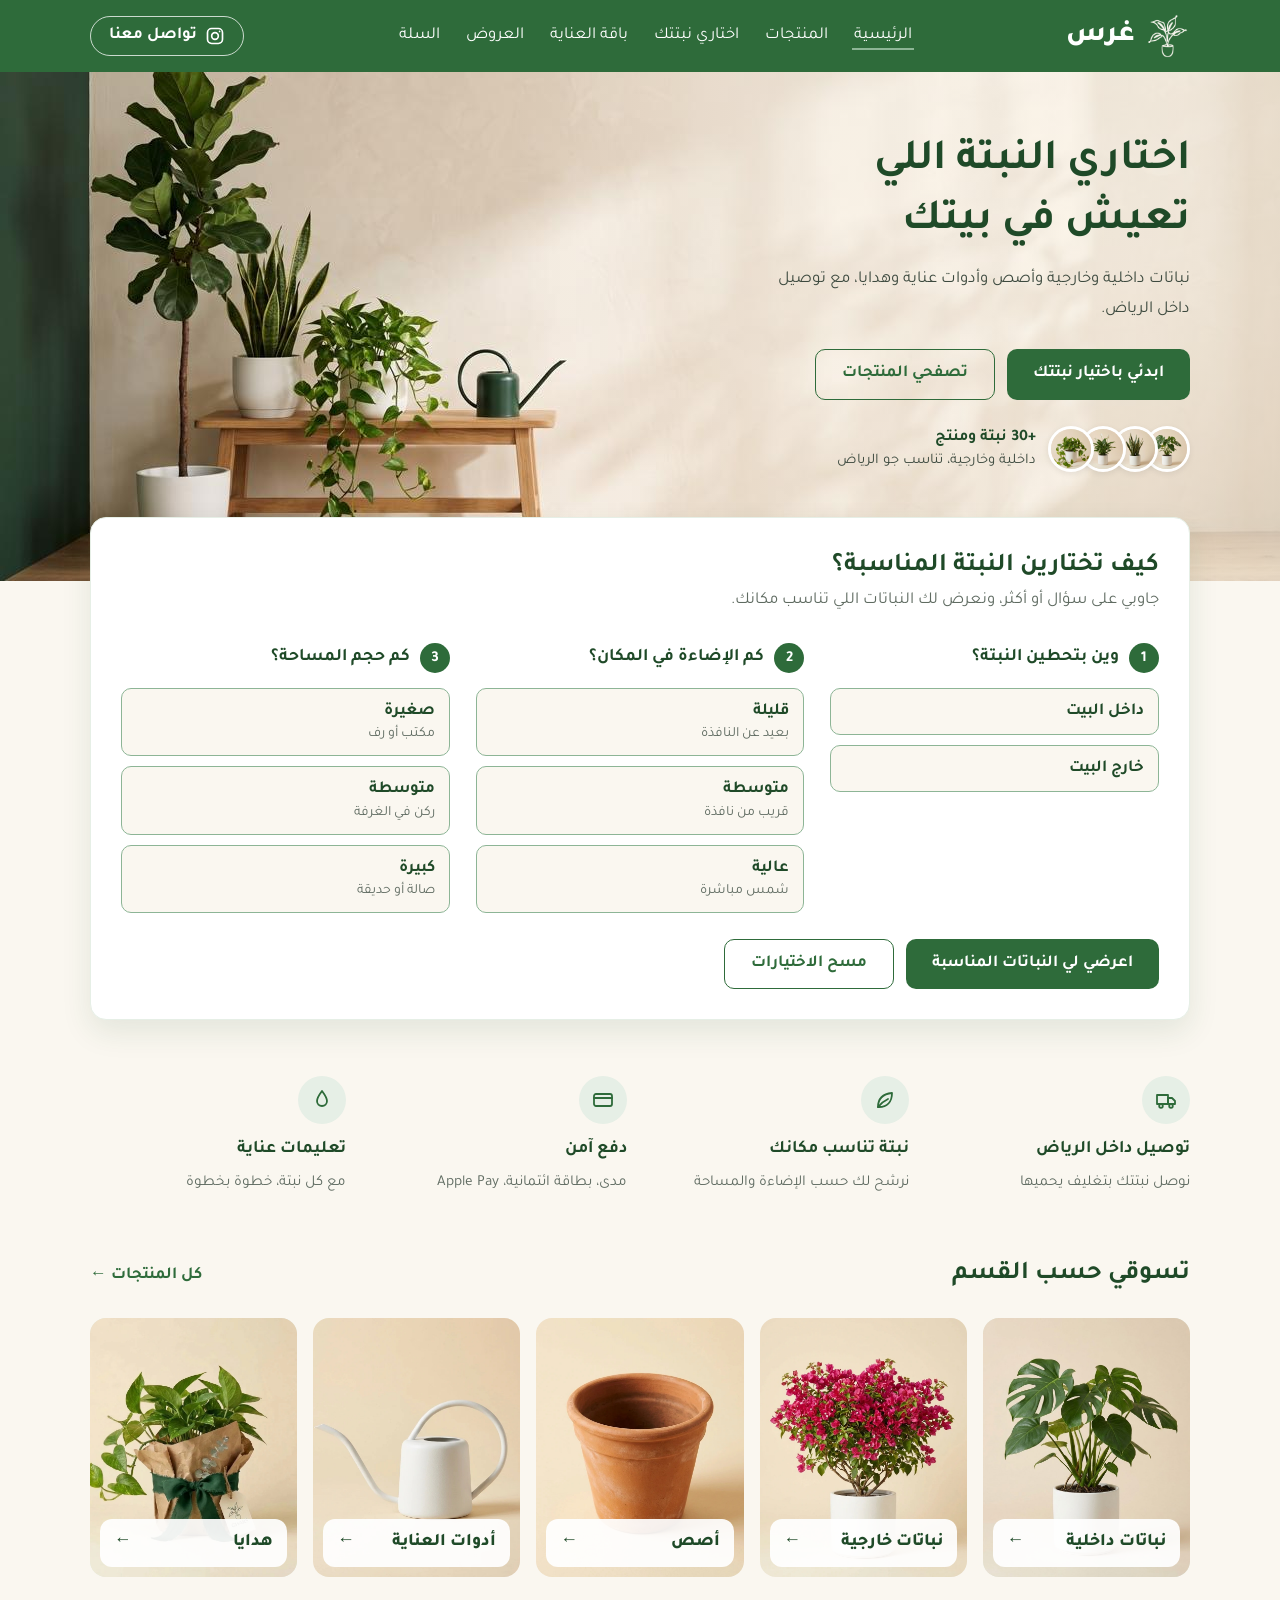
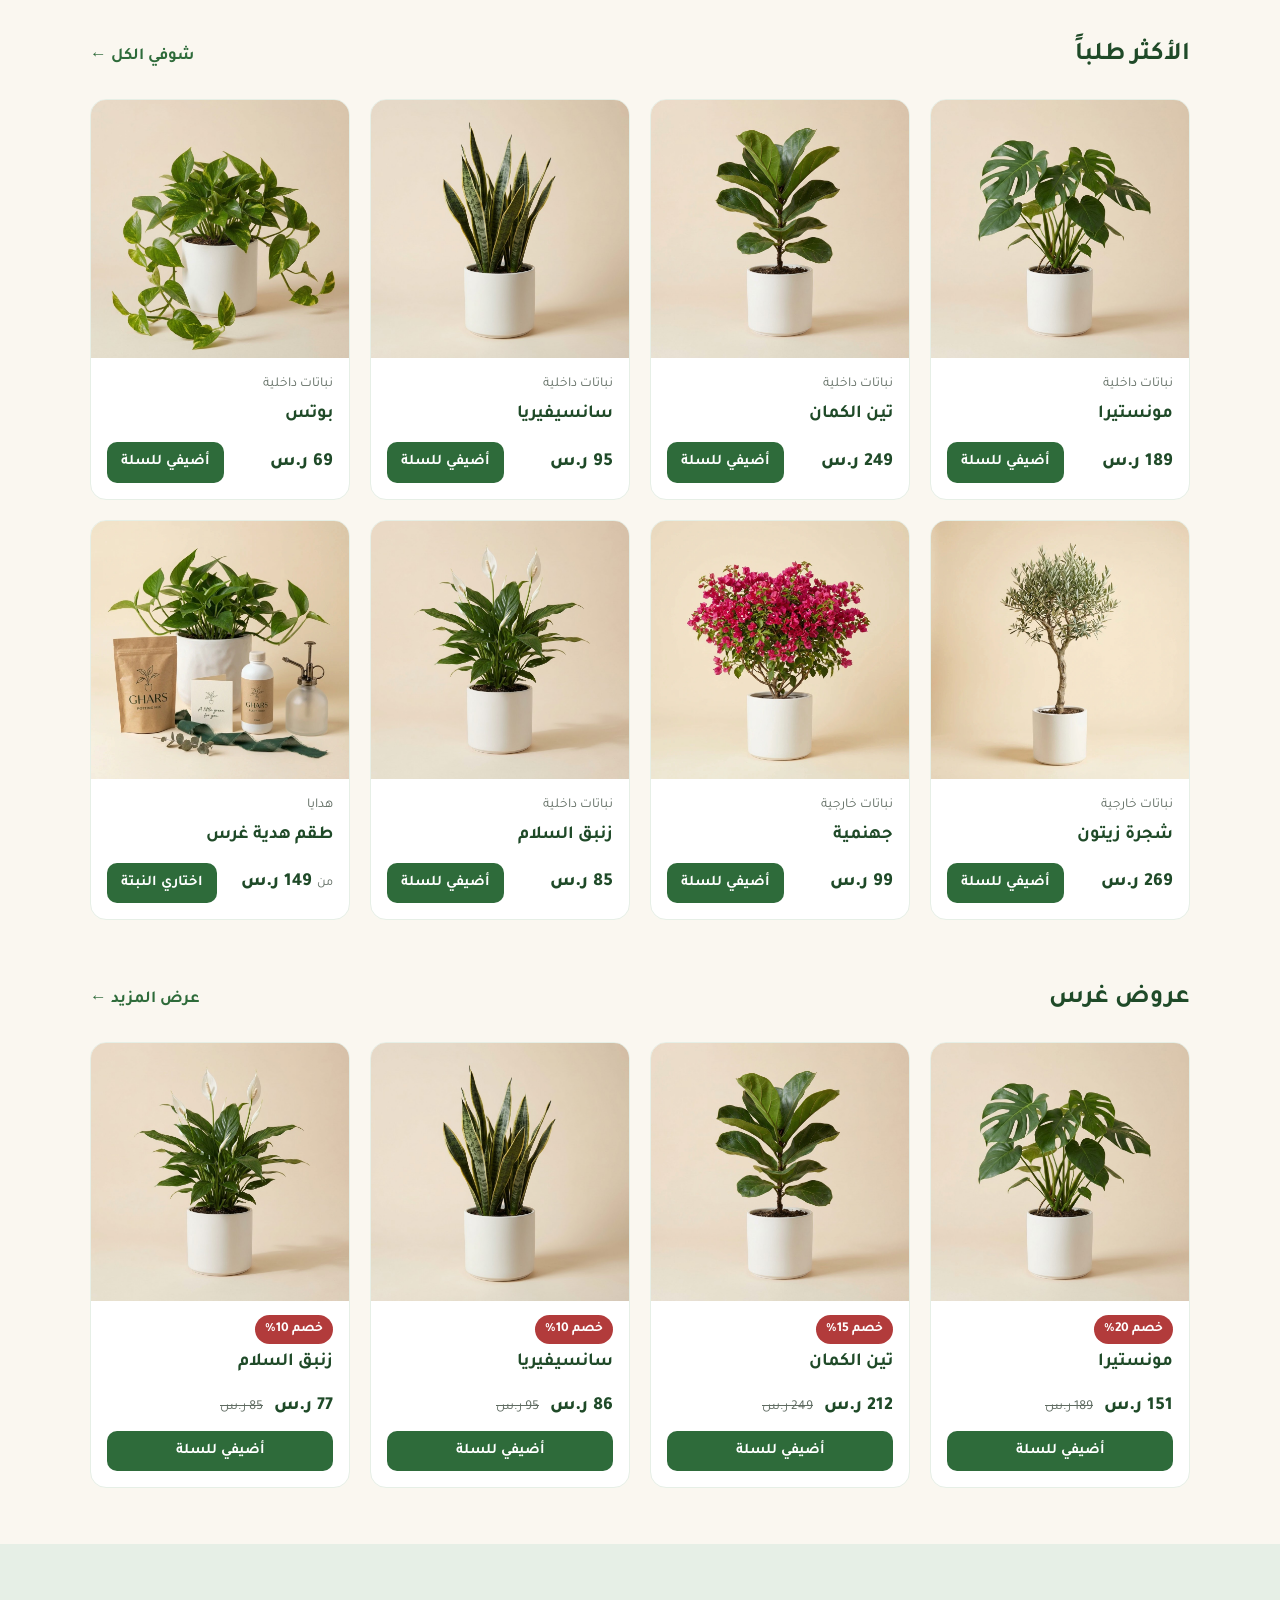
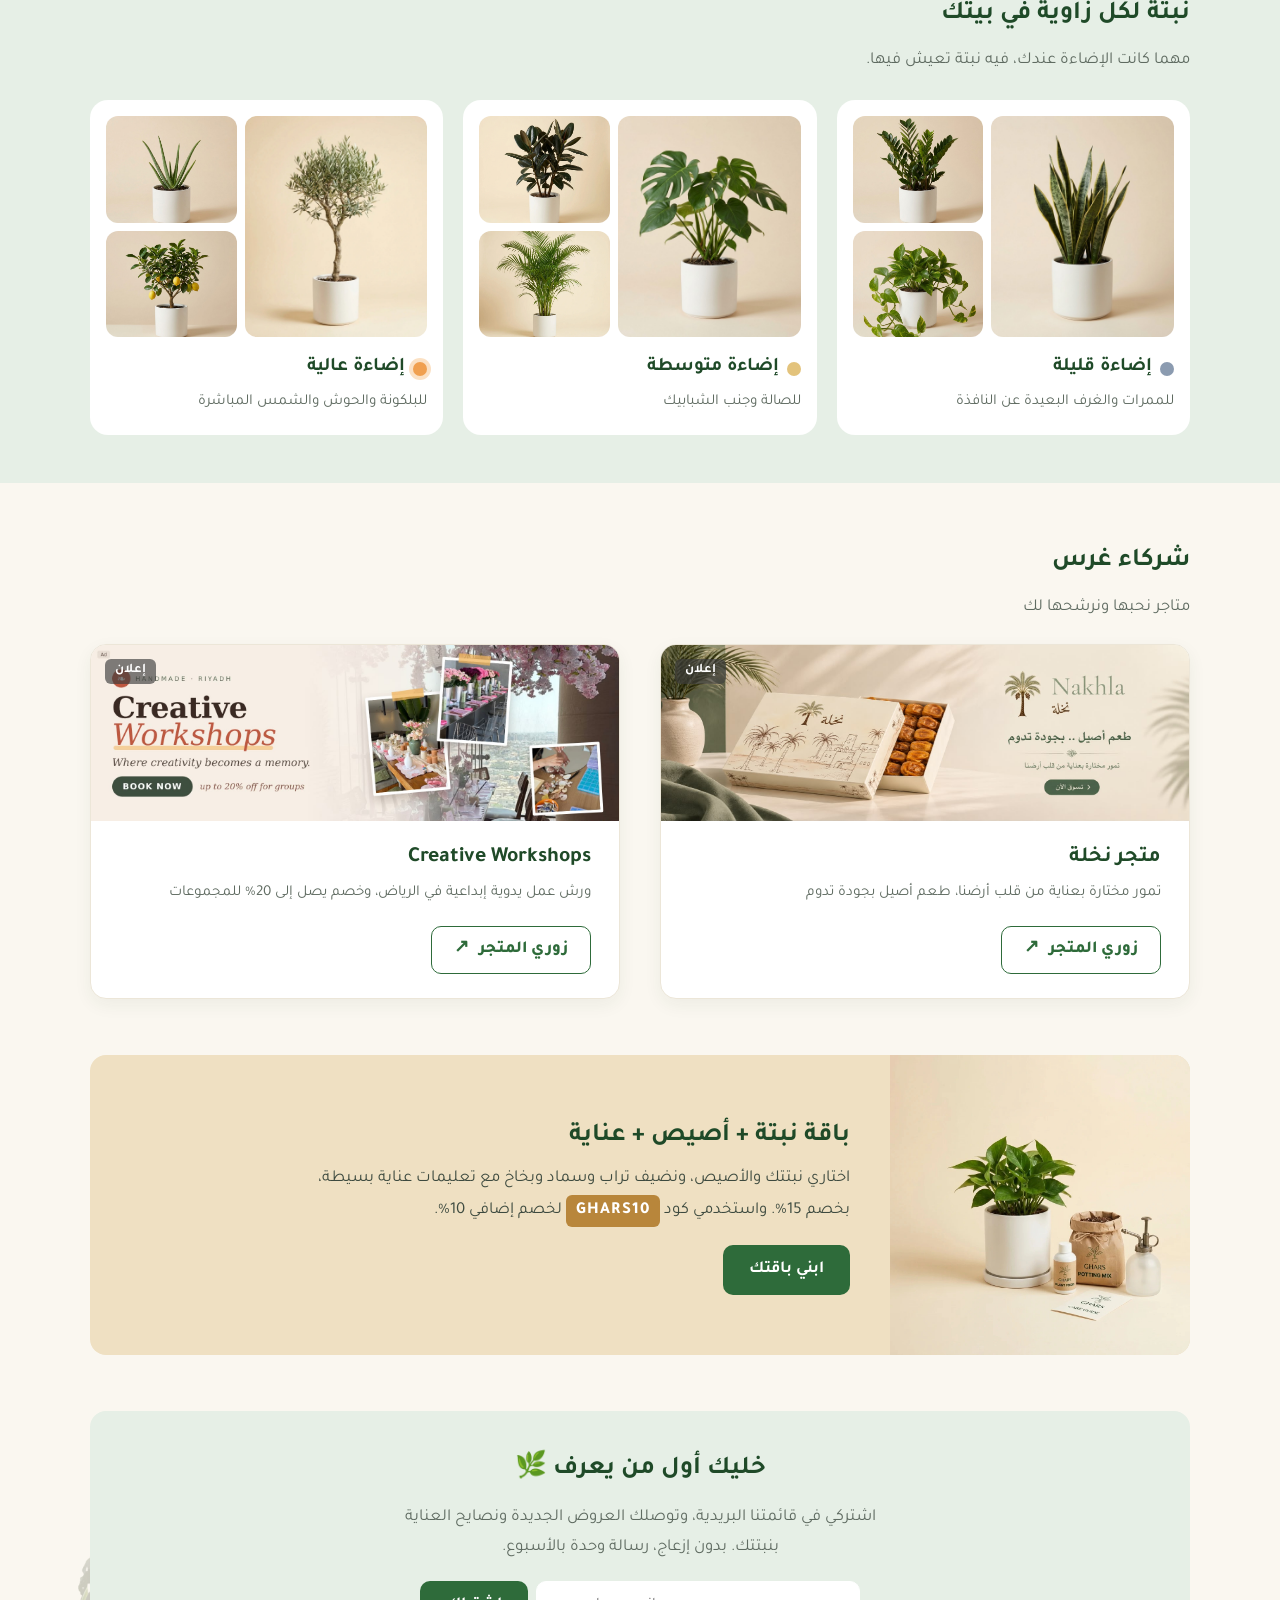
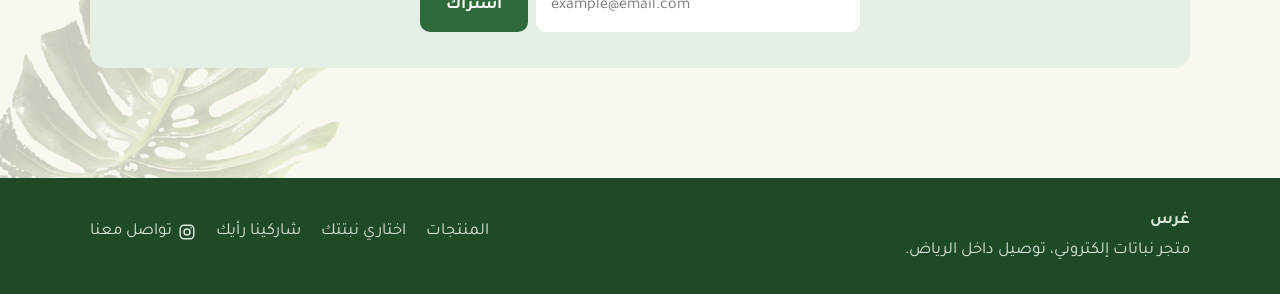
<file: index.html>
<!DOCTYPE html>
<html lang="ar" dir="rtl">
<head>
  <meta charset="UTF-8">
  <meta name="viewport" content="width=device-width, initial-scale=1">
  <title>غرس | متجر النباتات في الرياض</title>
  <link rel="icon" href="images/logo.png">
  <link rel="preconnect" href="https://fonts.googleapis.com">
  <link rel="preconnect" href="https://fonts.gstatic.com" crossorigin>
  <link href="https://fonts.googleapis.com/css2?family=Tajawal:wght@400;500;700;800&display=swap" rel="stylesheet">
  <link rel="stylesheet" href="css/style.css?v=10">
</head>
<body>

  <!-- Navbar -->
  <header class="navbar">
    <div class="container">
      <a href="index.html" class="logo"><img src="images/logo.png" alt=""><span>غرس</span></a>
      <button type="button" class="menu-btn" aria-label="القائمة" aria-expanded="false"><span></span><span></span><span></span></button>
      <nav>
        <ul class="nav-links">
          <li><a href="index.html" class="active">الرئيسية</a></li>
          <li><a href="pages/products.html">المنتجات</a></li>
          <li><a href="pages/plant-finder.html">اختاري نبتتك</a></li>
          <li><a href="pages/care-kit.html">باقة العناية</a></li>
          <li><a href="pages/offers.html">العروض</a></li>
          <li><a href="pages/cart.html">السلة <span class="cart-count" id="cartCount" hidden>0</span></a></li>
        </ul>
      </nav>
      <a href="https://www.instagram.com/gharsplants/" class="contact-btn" target="_blank" rel="noopener" aria-label="تواصل معنا عبر إنستقرام"><svg width="20" height="20" viewBox="0 0 24 24" fill="none" stroke="currentColor" stroke-width="2" aria-hidden="true"><rect x="3" y="3" width="18" height="18" rx="5"/><circle cx="12" cy="12" r="4"/><circle cx="17.5" cy="6.5" r="1" fill="currentColor" stroke="none"/></svg><span>تواصل معنا</span></a>
    </div>
  </header>

  <main>
    <img class="leaf-corner" src="images/monstera-leaf.png" alt="">
    <section class="hero">
      <img class="hang" src="images/pothos-hanging.png" alt="">
      <div class="container">
        <div class="hero-text">
          <h1>اختاري النبتة اللي تعيش في بيتك</h1>
          <p>نباتات داخلية وخارجية وأصص وأدوات عناية وهدايا، مع توصيل داخل الرياض.</p>
          <div class="hero-actions">
            <a href="#find" class="btn">ابدئي باختيار نبتتك</a>
            <a href="pages/products.html" class="btn btn-outline">تصفحي المنتجات</a>
          </div>
          <a class="hero-plants" href="pages/products.html?cat=indoor">
            <span class="stack">
              <img src="images/products/monstera.jpg" alt="">
              <img src="images/products/snake-plant.jpg" alt="">
              <img src="images/products/peace-lily.jpg" alt="">
              <img src="images/products/pothos.jpg" alt="">
            </span>
            <span><strong>+30 نبتة ومنتج</strong>داخلية وخارجية، تناسب جو الرياض</span>
          </a>
        </div>
      </div>
    </section>

    <section class="container quiz-wrap" id="find">
      <form class="quiz" action="pages/plant-finder.html" method="get">
        <div class="quiz-head">
          <h2>كيف تختارين النبتة المناسبة؟</h2>
          <p>جاوبي على سؤال أو أكثر، ونعرض لك النباتات اللي تناسب مكانك.</p>
        </div>
        <div class="step" role="radiogroup" aria-labelledby="q1">
          <h3 id="q1"><span class="num">1</span>وين بتحطين النبتة؟</h3>
            <label class="chip"><input type="radio" name="place" value="inside"><span>داخل البيت</span></label>
            <label class="chip"><input type="radio" name="place" value="outside"><span>خارج البيت</span></label>
        </div>
        <div class="step" role="radiogroup" aria-labelledby="q2">
          <h3 id="q2"><span class="num">2</span>كم الإضاءة في المكان؟</h3>
            <label class="chip"><input type="radio" name="light" value="low"><span>قليلة<small>بعيد عن النافذة</small></span></label>
            <label class="chip"><input type="radio" name="light" value="medium"><span>متوسطة<small>قريب من نافذة</small></span></label>
            <label class="chip"><input type="radio" name="light" value="high"><span>عالية<small>شمس مباشرة</small></span></label>
        </div>
        <div class="step" role="radiogroup" aria-labelledby="q3">
          <h3 id="q3"><span class="num">3</span>كم حجم المساحة؟</h3>
            <label class="chip"><input type="radio" name="size" value="small"><span>صغيرة<small>مكتب أو رف</small></span></label>
            <label class="chip"><input type="radio" name="size" value="medium"><span>متوسطة<small>ركن في الغرفة</small></span></label>
            <label class="chip"><input type="radio" name="size" value="large"><span>كبيرة<small>صالة أو حديقة</small></span></label>
        </div>
        <div class="actions">
          <button type="submit" class="btn">اعرضي لي النباتات المناسبة</button>
          <button type="reset" class="btn btn-outline">مسح الاختيارات</button>
        </div>
      </form>
    </section>

    <section class="section container">
      <ul class="why">
        <li><svg viewBox="0 0 24 24" fill="none" stroke="currentColor" stroke-width="1.8" stroke-linecap="round" stroke-linejoin="round" aria-hidden="true"><path d="M3 7h11v9H3z"/><path d="M14 10h4l3 3v3h-7z"/><circle cx="7" cy="18" r="1.8"/><circle cx="17" cy="18" r="1.8"/></svg><strong>توصيل داخل الرياض</strong><span>نوصل نبتتك بتغليف يحميها</span></li>
        <li><svg viewBox="0 0 24 24" fill="none" stroke="currentColor" stroke-width="1.8" stroke-linecap="round" stroke-linejoin="round" aria-hidden="true"><path d="M5 19c0-8 5-13 14-14 0 9-5 14-13 14"/><path d="M5 19c3-4 6-6 10-8"/></svg><strong>نبتة تناسب مكانك</strong><span>نرشح لك حسب الإضاءة والمساحة</span></li>
        <li><svg viewBox="0 0 24 24" fill="none" stroke="currentColor" stroke-width="1.8" stroke-linecap="round" stroke-linejoin="round" aria-hidden="true"><rect x="3" y="6" width="18" height="12" rx="2"/><path d="M3 10h18"/></svg><strong>دفع آمن</strong><span>مدى، بطاقة ائتمانية، Apple Pay</span></li>
        <li><svg viewBox="0 0 24 24" fill="none" stroke="currentColor" stroke-width="1.8" stroke-linecap="round" stroke-linejoin="round" aria-hidden="true"><path d="M12 3c3 4 5 7 5 10a5 5 0 0 1-10 0c0-3 2-6 5-10z"/></svg><strong>تعليمات عناية</strong><span>مع كل نبتة، خطوة بخطوة</span></li>
      </ul>
    </section>

    <section class="section container">
      <div class="section-head">
        <h2>تسوقي حسب القسم</h2>
        <a href="pages/products.html" class="see-all">كل المنتجات &larr;</a>
      </div>
      <div class="categories">
        <a class="category" href="pages/products.html?cat=indoor"><img src="images/products/monstera.jpg" alt="" loading="lazy"><span>نباتات داخلية</span></a>
        <a class="category" href="pages/products.html?cat=outdoor"><img src="images/products/bougainvillea.jpg" alt="" loading="lazy"><span>نباتات خارجية</span></a>
        <a class="category" href="pages/products.html?cat=pots"><img src="images/products/terracotta-pot.jpg" alt="" loading="lazy"><span>أصص</span></a>
        <a class="category" href="pages/products.html?cat=tools"><img src="images/products/watering-can.jpg" alt="" loading="lazy"><span>أدوات العناية</span></a>
        <a class="category" href="pages/products.html?cat=gifts"><img src="images/products/gift-wrapped-plant.jpg" alt="" loading="lazy"><span>هدايا</span></a>
      </div>
    </section>

    <section class="section container">
      <div class="section-head">
        <h2>الأكثر طلباً</h2>
        <a href="pages/products.html" class="see-all">شوفي الكل &larr;</a>
      </div>
      <div class="product-grid home-grid" id="bestSellers"></div>
    </section>

    <section class="section container">
      <div class="section-head">
        <h2>عروض غرس</h2>
        <a href="pages/offers.html" class="see-all">عرض المزيد &larr;</a>
      </div>
      <div class="sale-grid" id="saleGrid"></div>
    </section>

    <section class="section light-band">
      <div class="container">
        <h2>نبتة لكل زاوية في بيتك</h2>
        <p class="section-note">مهما كانت الإضاءة عندك، فيه نبتة تعيش فيها.</p>
        <div class="light-cards">
          <a class="light-card light-low" href="pages/products.html?light=low">
            <div class="light-plants">
              <img src="images/products/snake-plant.jpg" alt="سانسيفيريا" loading="lazy">
              <img src="images/products/zz-plant.jpg" alt="زاميا" loading="lazy">
              <img src="images/products/pothos.jpg" alt="بوتس" loading="lazy">
            </div>
            <strong>إضاءة قليلة</strong>
            <span>للممرات والغرف البعيدة عن النافذة</span>
          </a>
          <a class="light-card light-medium" href="pages/products.html?light=medium">
            <div class="light-plants">
              <img src="images/products/monstera.jpg" alt="مونستيرا" loading="lazy">
              <img src="images/products/rubber-plant.jpg" alt="نبتة المطاط" loading="lazy">
              <img src="images/products/areca-palm.jpg" alt="نخلة الأريكا" loading="lazy">
            </div>
            <strong>إضاءة متوسطة</strong>
            <span>للصالة وجنب الشبابيك</span>
          </a>
          <a class="light-card light-high" href="pages/products.html?light=high">
            <div class="light-plants">
              <img src="images/products/olive-tree.jpg" alt="شجرة زيتون" loading="lazy">
              <img src="images/products/aloe-vera.jpg" alt="ألوفيرا" loading="lazy">
              <img src="images/products/lemon-tree.jpg" alt="شجرة ليمون" loading="lazy">
            </div>
            <strong>إضاءة عالية</strong>
            <span>للبلكونة والحوش والشمس المباشرة</span>
          </a>
        </div>
      </div>
    </section>

    <section class="section container" aria-labelledby="jeeranTitle">
      <h2 id="jeeranTitle">شركاء غرس</h2>
      <p class="section-note">متاجر نحبها ونرشحها لك</p>
      <div class="jeeran-grid">
        <article class="jeeran-card">
          <a class="jeeran-img" href="http://6af2cb9649b2f.site123.me/" target="_blank" rel="noopener" tabindex="-1" aria-hidden="true">
            <img src="images/jeeran/nakhla.jpg" alt="" loading="lazy" width="1600" height="533">
            <span class="jeeran-tag">إعلان</span>
          </a>
          <div class="jeeran-body">
            <h3>متجر نخلة</h3>
            <p>تمور مختارة بعناية من قلب أرضنا، طعم أصيل بجودة تدوم</p>
            <a class="jeeran-btn" href="http://6af2cb9649b2f.site123.me/" target="_blank" rel="noopener">زوري المتجر <span aria-hidden="true">&#8599;</span></a>
          </div>
        </article>
        <article class="jeeran-card">
          <a class="jeeran-img" href="https://jana441.github.io/creativeWorkshops.sa/" target="_blank" rel="noopener" tabindex="-1" aria-hidden="true">
            <img src="images/jeeran/creative-workshops.jpg" alt="" loading="lazy" width="1500" height="500">
            <span class="jeeran-tag">إعلان</span>
          </a>
          <div class="jeeran-body">
            <h3>Creative Workshops</h3>
            <p>ورش عمل يدوية إبداعية في الرياض، وخصم يصل إلى 20% للمجموعات</p>
            <a class="jeeran-btn" href="https://jana441.github.io/creativeWorkshops.sa/" target="_blank" rel="noopener">زوري المتجر <span aria-hidden="true">&#8599;</span></a>
          </div>
        </article>
      </div>
    </section>

    <section class="section container">
      <div class="kit-banner">
        <img src="images/products/bundle.jpg" alt="باقة نبتة وأصيص وأدوات عناية">
        <div class="kit-text">
          <h2>باقة نبتة + أصيص + عناية</h2>
          <p>اختاري نبتتك والأصيص، ونضيف تراب وسماد وبخاخ مع تعليمات عناية بسيطة، بخصم 15%. واستخدمي كود <span class="code">GHARS10</span> لخصم إضافي 10%.</p>
          <a href="pages/care-kit.html" class="btn">ابني باقتك</a>
        </div>
      </div>
    </section>

    <section class="section container">
      <div class="newsletter">
        <h2>خليك أول من يعرف 🌿</h2>
        <p>اشتركي في قائمتنا البريدية، وتوصلك العروض الجديدة ونصايح العناية بنبتتك. بدون إزعاج، رسالة وحدة بالأسبوع.</p>
        <form class="newsletter-form" id="newsletterForm">
          <input type="email" id="newsletterEmail" placeholder="example@email.com" dir="ltr" required>
          <button type="submit" class="btn">اشتراك</button>
        </form>
      </div>
    </section>
  </main>

  <footer class="footer">
    <div class="container">
      <div>
        <strong>غرس</strong>
        <p>متجر نباتات إلكتروني، توصيل داخل الرياض.</p>
      </div>
      <ul>
        <li><a href="pages/products.html">المنتجات</a></li>
        <li><a href="pages/plant-finder.html">اختاري نبتتك</a></li>
        <li><a href="pages/feedback.html">شاركينا رأيك</a></li>
        <li><a class="social" href="https://www.instagram.com/gharsplants/" target="_blank" rel="noopener"><svg width="18" height="18" viewBox="0 0 24 24" fill="none" stroke="currentColor" stroke-width="2" aria-hidden="true"><rect x="3" y="3" width="18" height="18" rx="5"/><circle cx="12" cy="12" r="4"/><circle cx="17.5" cy="6.5" r="1" fill="currentColor" stroke="none"/></svg><span>تواصل معنا</span></a></li>
      </ul>
    </div>
  </footer>


  <script src="js/products-data.js?v=10"></script>
  <script src="js/cart.js?v=10"></script>
  <script src="js/home.js?v=10"></script>
  <script src="js/nav.js?v=10"></script>
  <script src="js/offers.js?v=10"></script>
  <script src="js/newsletter.js?v=10"></script>
</body>
</html>
</file>
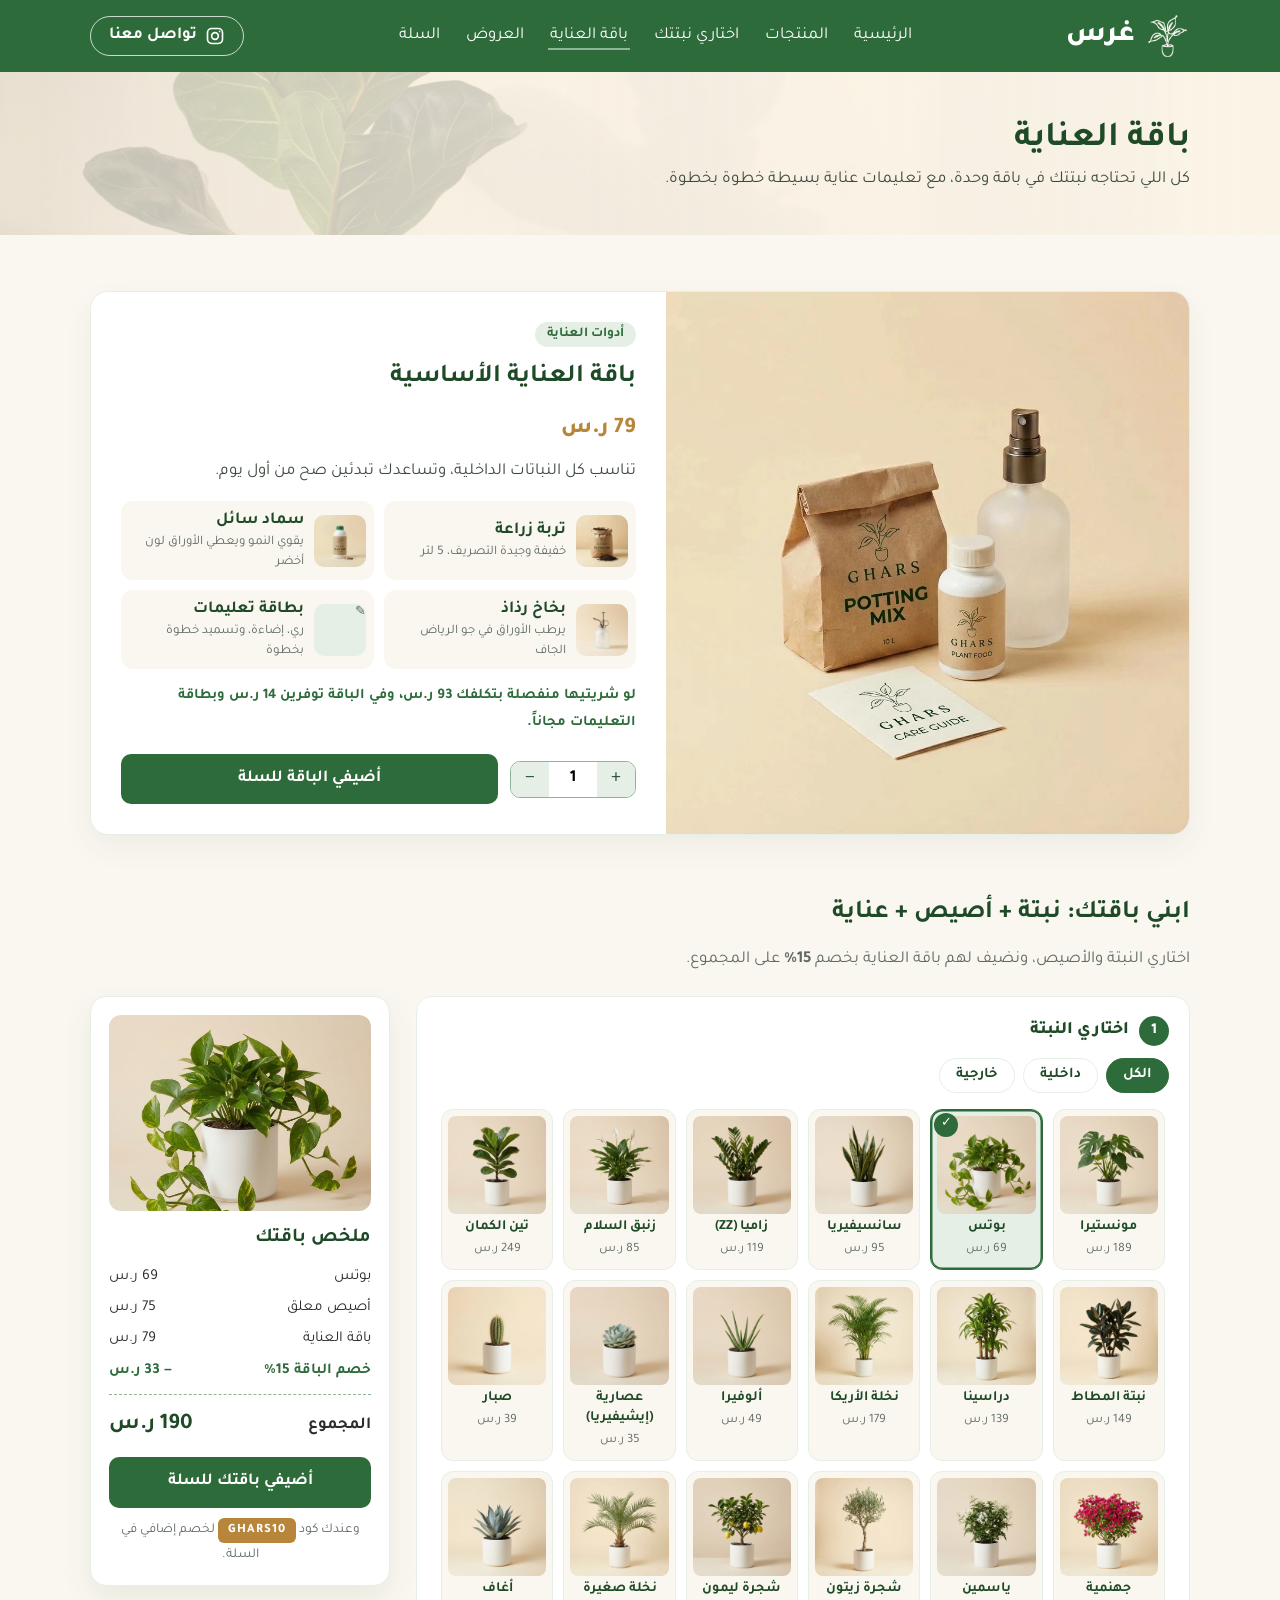
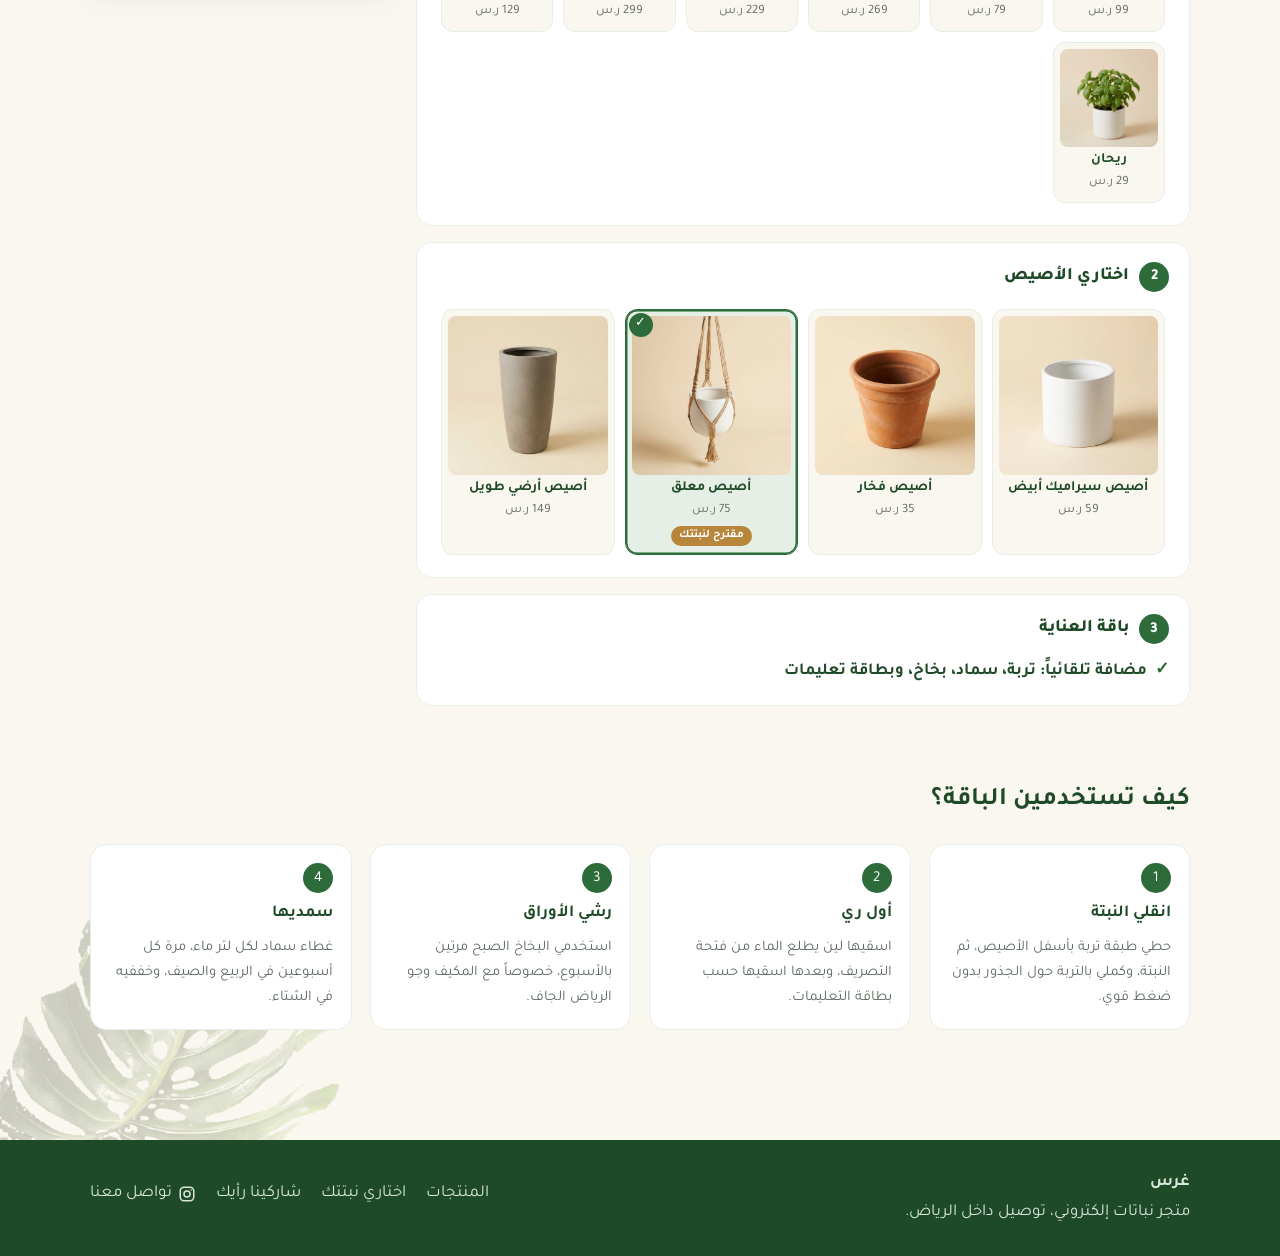
<file: pages/care-kit.html>
<!DOCTYPE html>
<html lang="ar" dir="rtl">
<head>
  <meta charset="UTF-8">
  <meta name="viewport" content="width=device-width, initial-scale=1">
  <title>باقة العناية | غرس</title>
  <link rel="icon" href="../images/logo.png">
  <link rel="preconnect" href="https://fonts.googleapis.com">
  <link rel="preconnect" href="https://fonts.gstatic.com" crossorigin>
  <link href="https://fonts.googleapis.com/css2?family=Tajawal:wght@400;500;700;800&display=swap" rel="stylesheet">
  <link rel="stylesheet" href="../css/style.css?v=10">
</head>
<body>

  <!-- Navbar -->
  <header class="navbar">
    <div class="container">
      <a href="../index.html" class="logo"><img src="../images/logo.png" alt=""><span>غرس</span></a>
      <button type="button" class="menu-btn" aria-label="القائمة" aria-expanded="false"><span></span><span></span><span></span></button>
      <nav>
        <ul class="nav-links">
          <li><a href="../index.html">الرئيسية</a></li>
          <li><a href="products.html">المنتجات</a></li>
          <li><a href="plant-finder.html">اختاري نبتتك</a></li>
          <li><a href="care-kit.html" class="active">باقة العناية</a></li>
          <li><a href="offers.html">العروض</a></li>
          <li><a href="cart.html">السلة <span class="cart-count" id="cartCount" hidden>0</span></a></li>
        </ul>
      </nav>
      <a href="https://www.instagram.com/gharsplants/" class="contact-btn" target="_blank" rel="noopener" aria-label="تواصل معنا عبر إنستقرام"><svg width="20" height="20" viewBox="0 0 24 24" fill="none" stroke="currentColor" stroke-width="2" aria-hidden="true"><rect x="3" y="3" width="18" height="18" rx="5"/><circle cx="12" cy="12" r="4"/><circle cx="17.5" cy="6.5" r="1" fill="currentColor" stroke="none"/></svg><span>تواصل معنا</span></a>
    </div>
  </header>

  <main>
    <img class="leaf-corner" src="../images/monstera-leaf.png" alt="">

    <section class="page-head">
      <div class="container">
        <h1>باقة العناية</h1>
        <p>كل اللي تحتاجه نبتتك في باقة وحدة، مع تعليمات عناية بسيطة خطوة بخطوة.</p>
      </div>
    </section>

    <section class="section container">
      <div class="kit-show">
        <img src="../images/products/care-kit.jpg" alt="باقة العناية: تربة وسماد وبخاخ وبطاقة تعليمات">
        <div class="kit-info">
          <span class="badge">أدوات العناية</span>
          <h2>باقة العناية الأساسية</h2>
          <p class="pd-price" id="kitPrice"></p>
          <p class="pd-desc">تناسب كل النباتات الداخلية، وتساعدك تبدئين صح من أول يوم.</p>
          <ul class="kit-items">
            <li><img src="../images/products/potting-soil.jpg" alt=""><div><strong>تربة زراعة</strong><span>خفيفة وجيدة التصريف، 5 لتر</span></div></li>
            <li><img src="../images/products/fertilizer.jpg" alt=""><div><strong>سماد سائل</strong><span>يقوي النمو ويعطي الأوراق لون أخضر</span></div></li>
            <li><img src="../images/products/spray-bottle.jpg" alt=""><div><strong>بخاخ رذاذ</strong><span>يرطب الأوراق في جو الرياض الجاف</span></div></li>
            <li><span class="kit-card-icon" aria-hidden="true">✎</span><div><strong>بطاقة تعليمات</strong><span>ري، إضاءة، وتسميد خطوة بخطوة</span></div></li>
          </ul>
          <p class="kit-save" id="kitSave"></p>
          <div class="pd-buy">
            <div class="qty" aria-label="الكمية">
              <button type="button" id="kitPlus" aria-label="زيادة">+</button>
              <input type="number" id="kitQty" value="1" min="1" max="20" aria-label="الكمية">
              <button type="button" id="kitMinus" aria-label="نقصان">&minus;</button>
            </div>
            <button type="button" class="btn" id="kitAdd">أضيفي الباقة للسلة</button>
          </div>
        </div>
      </div>
    </section>

    <section class="section container" id="build">
      <h2>ابني باقتك: نبتة + أصيص + عناية</h2>
      <p class="section-note">اختاري النبتة والأصيص، ونضيف لهم باقة العناية بخصم <strong>15%</strong> على المجموع.</p>

      <div class="builder">
        <form class="builder-steps" id="builderForm">
          <fieldset class="build-step">
            <legend><span class="num">1</span>اختاري النبتة</legend>
            <div class="pick-filter" role="group" aria-label="نوع النبتة">
              <button type="button" class="cat-tab" data-type="all" aria-selected="true">الكل</button>
              <button type="button" class="cat-tab" data-type="indoor" aria-selected="false">داخلية</button>
              <button type="button" class="cat-tab" data-type="outdoor" aria-selected="false">خارجية</button>
            </div>
            <div class="pick-grid" id="plantPicks"></div>
          </fieldset>

          <fieldset class="build-step">
            <legend><span class="num">2</span>اختاري الأصيص</legend>
            <div class="pick-grid pick-grid-pots" id="potPicks"></div>
          </fieldset>

          <fieldset class="build-step">
            <legend><span class="num">3</span>باقة العناية</legend>
            <p class="included"><span aria-hidden="true">✓</span> مضافة تلقائياً: تربة، سماد، بخاخ، وبطاقة تعليمات</p>
          </fieldset>
        </form>

        <aside class="summary" aria-live="polite">
          <img id="sumImg" src="" alt="">
          <h3>ملخص باقتك</h3>
          <ul class="sum-lines" id="sumLines"></ul>
          <div class="sum-total"><span>المجموع</span><strong id="sumTotal"></strong></div>
          <button type="button" class="btn btn-block" id="bundleAdd">أضيفي باقتك للسلة</button>
          <p class="sum-note">وعندك كود <span class="code">GHARS10</span> لخصم إضافي في السلة.</p>
        </aside>
      </div>
    </section>

    <section class="section container">
      <h2>كيف تستخدمين الباقة؟</h2>
      <ol class="care-steps">
        <li><span class="num">1</span><strong>انقلي النبتة</strong><p>حطي طبقة تربة بأسفل الأصيص، ثم النبتة، وكملي بالتربة حول الجذور بدون ضغط قوي.</p></li>
        <li><span class="num">2</span><strong>أول ري</strong><p>اسقيها لين يطلع الماء من فتحة التصريف، وبعدها اسقيها حسب بطاقة التعليمات.</p></li>
        <li><span class="num">3</span><strong>رشي الأوراق</strong><p>استخدمي البخاخ الصبح مرتين بالأسبوع، خصوصاً مع المكيف وجو الرياض الجاف.</p></li>
        <li><span class="num">4</span><strong>سمديها</strong><p>غطاء سماد لكل لتر ماء، مرة كل أسبوعين في الربيع والصيف، وخففيه في الشتاء.</p></li>
      </ol>
    </section>
  </main>

  <footer class="footer">
    <div class="container">
      <div>
        <strong>غرس</strong>
        <p>متجر نباتات إلكتروني، توصيل داخل الرياض.</p>
      </div>
      <ul>
        <li><a href="products.html">المنتجات</a></li>
        <li><a href="plant-finder.html">اختاري نبتتك</a></li>
        <li><a href="feedback.html">شاركينا رأيك</a></li>
        <li><a class="social" href="https://www.instagram.com/gharsplants/" target="_blank" rel="noopener"><svg width="18" height="18" viewBox="0 0 24 24" fill="none" stroke="currentColor" stroke-width="2" aria-hidden="true"><rect x="3" y="3" width="18" height="18" rx="5"/><circle cx="12" cy="12" r="4"/><circle cx="17.5" cy="6.5" r="1" fill="currentColor" stroke="none"/></svg><span>تواصل معنا</span></a></li>
      </ul>
    </div>
  </footer>

  <script src="../js/products-data.js?v=10"></script>
  <script src="../js/cart.js?v=10"></script>
  <script src="../js/care-kit.js?v=10"></script>
  <script src="../js/nav.js?v=10"></script>
</body>
</html>
</file>
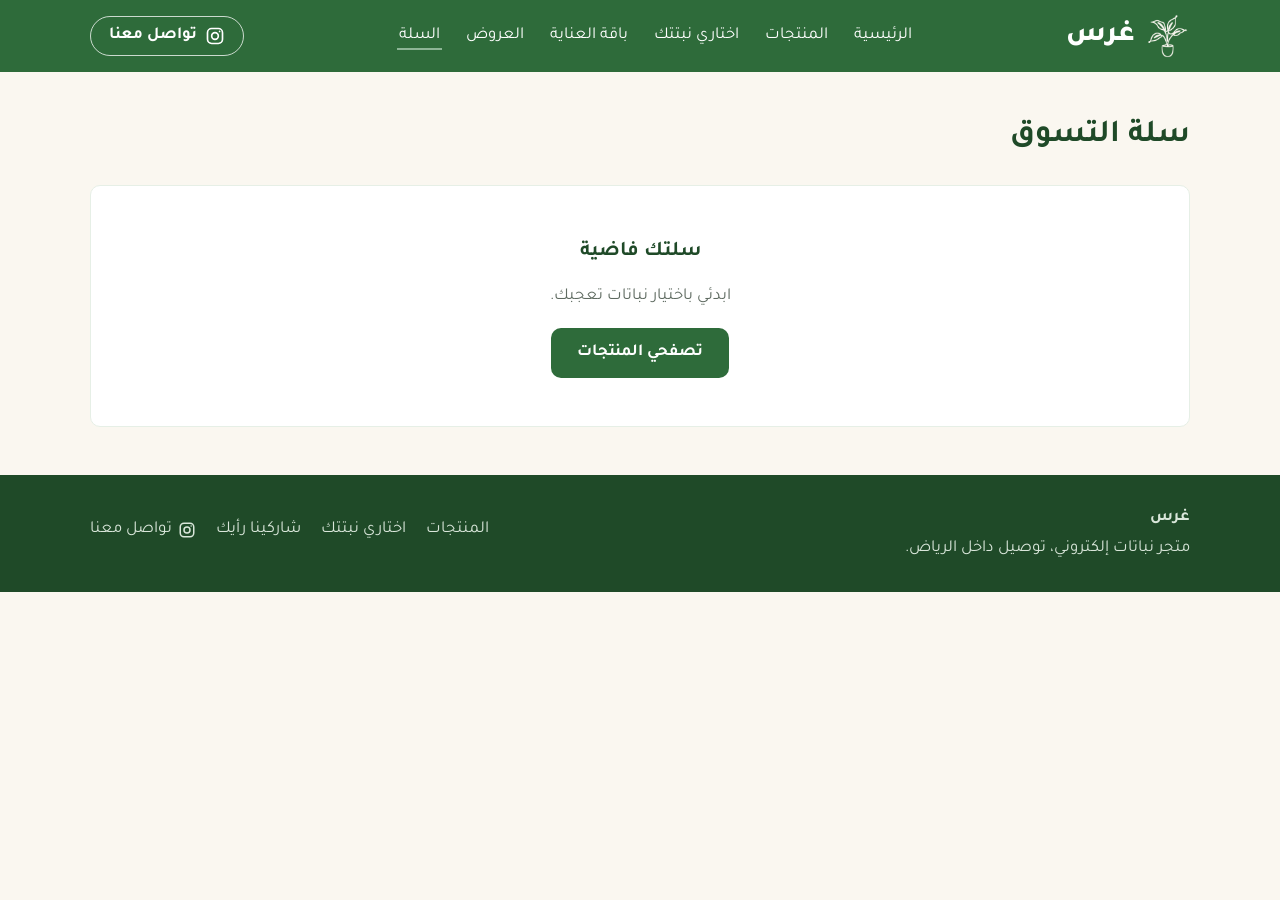
<file: pages/cart.html>
<!DOCTYPE html>
<html lang="ar" dir="rtl">
<head>
  <meta charset="UTF-8">
  <meta name="viewport" content="width=device-width, initial-scale=1">
  <title>السلة | غرس</title>
  <link rel="icon" href="../images/logo.png">
  <link rel="preconnect" href="https://fonts.googleapis.com">
  <link rel="preconnect" href="https://fonts.gstatic.com" crossorigin>
  <link href="https://fonts.googleapis.com/css2?family=Tajawal:wght@400;500;700;800&display=swap" rel="stylesheet">
  <link rel="stylesheet" href="../css/style.css?v=10">
  <link rel="stylesheet" href="../css/cart.css?v=10">
</head>
<body>

  <header class="navbar">
    <div class="container">
      <a href="../index.html" class="logo"><img src="../images/logo.png" alt=""><span>غرس</span></a>
      <button type="button" class="menu-btn" aria-label="القائمة" aria-expanded="false"><span></span><span></span><span></span></button>
      <nav>
        <ul class="nav-links">
          <li><a href="../index.html">الرئيسية</a></li>
          <li><a href="products.html">المنتجات</a></li>
          <li><a href="plant-finder.html">اختاري نبتتك</a></li>
          <li><a href="care-kit.html">باقة العناية</a></li>
          <li><a href="offers.html">العروض</a></li>
          <li><a href="cart.html" class="active">السلة <span class="cart-count" id="cartCount" hidden>0</span></a></li>
        </ul>
      </nav>
      <a href="https://www.instagram.com/gharsplants/" class="contact-btn" target="_blank" rel="noopener" aria-label="تواصل معنا عبر إنستقرام"><svg width="20" height="20" viewBox="0 0 24 24" fill="none" stroke="currentColor" stroke-width="2" aria-hidden="true"><rect x="3" y="3" width="18" height="18" rx="5"/><circle cx="12" cy="12" r="4"/><circle cx="17.5" cy="6.5" r="1" fill="currentColor" stroke="none"/></svg><span>تواصل معنا</span></a>
    </div>
  </header>

  <main class="container cart">
    <h1>سلة التسوق</h1>

    <div id="cart-empty" class="box cart-empty" hidden>
      <h2>سلتك فاضية</h2>
      <p>ابدئي باختيار نباتات تعجبك.</p>
      <a href="products.html" class="btn">تصفحي المنتجات</a>
    </div>

    <div id="cart-content" class="cart-grid">
      <section class="box">
        <ul id="cart-items" class="cart-items"></ul>
      </section>

      <aside class="box summary">
        <h2>ملخص السلة</h2>
        <dl class="totals">
          <div><dt>المجموع</dt><dd id="subtotal"></dd></div>
          <div><dt>التوصيل</dt><dd>يُحدد في صفحة الدفع</dd></div>
        </dl>
        <p class="note">اختيار شركة التوصيل واضافه كود الخصم في صفحة الدفع.</p>
        <a href="checkout.html" class="btn btn-block">إتمام الطلب</a>
        <a href="products.html" class="back-link">متابعة التسوق</a>
      </aside>
    </div>
  </main>

  <footer class="footer">
    <div class="container">
      <div>
        <strong>غرس</strong>
        <p>متجر نباتات إلكتروني، توصيل داخل الرياض.</p>
      </div>
      <ul>
        <li><a href="products.html">المنتجات</a></li>
        <li><a href="plant-finder.html">اختاري نبتتك</a></li>
        <li><a href="feedback.html">شاركينا رأيك</a></li>
        <li><a class="social" href="https://www.instagram.com/gharsplants/" target="_blank" rel="noopener"><svg width="18" height="18" viewBox="0 0 24 24" fill="none" stroke="currentColor" stroke-width="2" aria-hidden="true"><rect x="3" y="3" width="18" height="18" rx="5"/><circle cx="12" cy="12" r="4"/><circle cx="17.5" cy="6.5" r="1" fill="currentColor" stroke="none"/></svg><span>تواصل معنا</span></a></li>
      </ul>
    </div>
  </footer>

  <script src="../js/cart.js?v=10"></script>
  <script src="../js/nav.js?v=10"></script>
  <script>
    var cart = getCart();
    var list = document.getElementById("cart-items");

    function imgPath(p) {
      return /^(https?:|\.\.\/|\/)/.test(p) ? p : "../" + p;
    }

    function makeBtn(text, label, onClick) {
      var b = document.createElement("button");
      b.type = "button";
      b.textContent = text;
      b.setAttribute("aria-label", label);
      b.addEventListener("click", onClick);
      return b;
    }

    function persist() {
      saveCart(cart);
      updateCartCount();
      render();
    }

    function render() {
      list.innerHTML = "";
      var empty = cart.length === 0;
      document.getElementById("cart-empty").hidden = !empty;
      document.getElementById("cart-content").hidden = empty;

      var subtotal = 0;
      cart.forEach(function (item, i) {
        subtotal += item.price * item.qty;

        var li = document.createElement("li");

        var thumb = document.createElement("span");
        thumb.className = "thumb";
        if (item.image) {
          var img = document.createElement("img");
          img.src = imgPath(item.image);
          img.alt = "";
          img.addEventListener("error", function () {
            thumb.removeChild(img);
            thumb.textContent = "🌿";
          });
          thumb.appendChild(img);
        } else {
          thumb.textContent = "🌿";
        }

        var info = document.createElement("div");
        info.className = "info";
        var name = document.createElement("strong");
        name.textContent = item.name;
        var unit = document.createElement("span");
        unit.textContent = formatPrice(item.price) + " للقطعة";
        info.appendChild(name);
        info.appendChild(unit);
        if (item.message) {
          var msg = document.createElement("span");
          msg.className = "msg";
          msg.textContent = "الرسالة: " + item.message;
          info.appendChild(msg);
        }

        var qty = document.createElement("div");
        qty.className = "qty";
        var count = document.createElement("span");
        count.textContent = item.qty;
        qty.appendChild(makeBtn("+", "زيادة الكمية", function () {
          if (cart[i].qty < 10) { cart[i].qty++; persist(); }
        }));
        qty.appendChild(count);
        qty.appendChild(makeBtn("−", "إنقاص الكمية", function () {
          if (cart[i].qty > 1) { cart[i].qty--; persist(); }
        }));

        var line = document.createElement("strong");
        line.className = "line";
        line.textContent = formatPrice(item.price * item.qty);

        var remove = makeBtn("حذف", "حذف المنتج", function () {
          cart.splice(i, 1);
          persist();
        });
        remove.className = "remove";

        li.appendChild(thumb);
        li.appendChild(info);
        li.appendChild(qty);
        li.appendChild(line);
        li.appendChild(remove);
        list.appendChild(li);
      });

      document.getElementById("subtotal").textContent = formatPrice(subtotal);
    }

    render();
  </script>

</body>
</html>
</file>
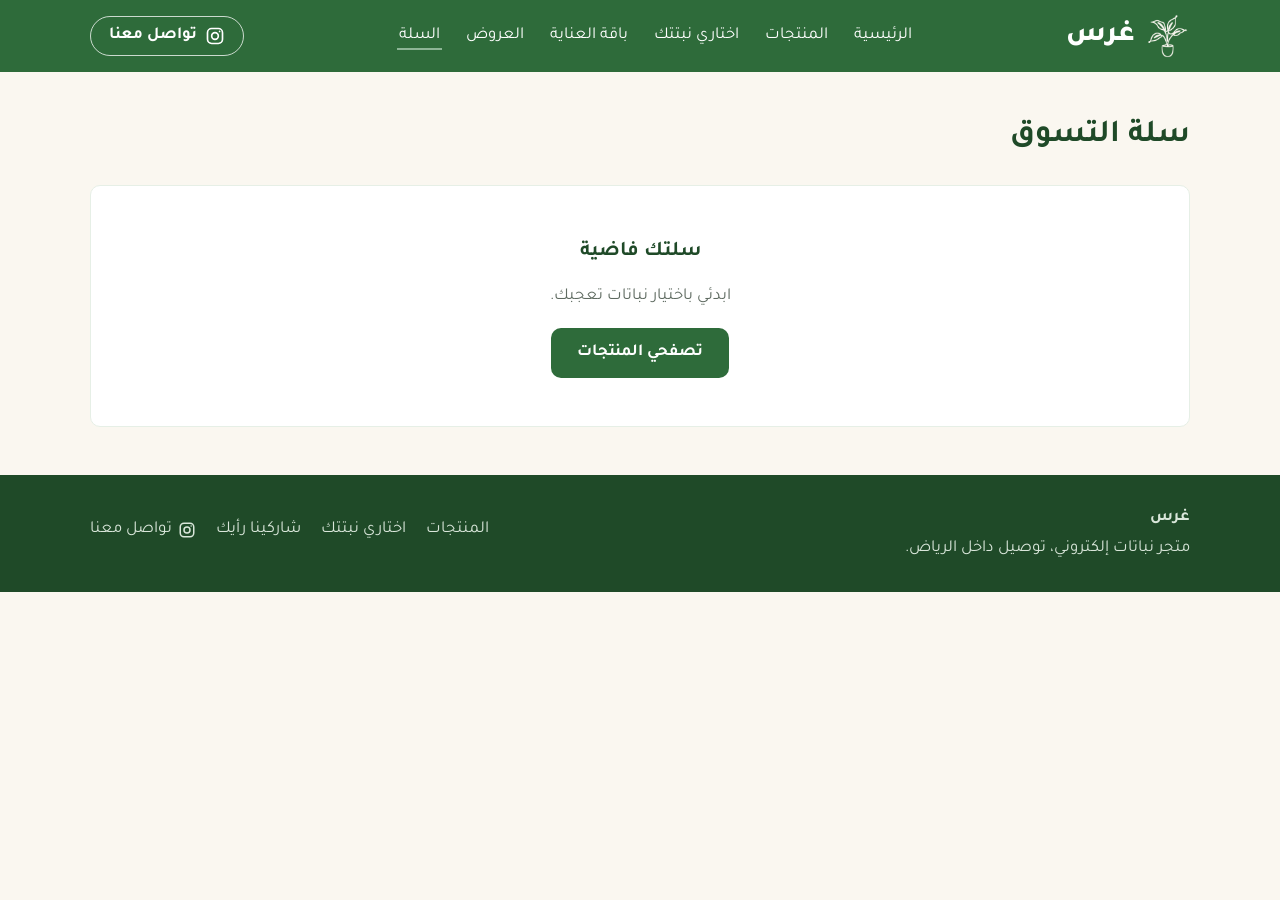
<file: pages/checkout.html>
<!DOCTYPE html>
<html lang="ar" dir="rtl">
<head>
  <meta charset="UTF-8">
  <meta name="viewport" content="width=device-width, initial-scale=1">
  <title>الدفع | غرس</title>
  <link rel="icon" href="../images/logo.png">
  <link rel="preconnect" href="https://fonts.googleapis.com">
  <link rel="preconnect" href="https://fonts.gstatic.com" crossorigin>
  <link href="https://fonts.googleapis.com/css2?family=Tajawal:wght@400;500;700;800&display=swap" rel="stylesheet">
  <link rel="stylesheet" href="../css/style.css?v=10">
  <link rel="stylesheet" href="../css/checkout.css?v=10">
</head>
<body>

  <header class="navbar">
    <div class="container">
      <a href="../index.html" class="logo"><img src="../images/logo.png" alt=""><span>غرس</span></a>
      <button type="button" class="menu-btn" aria-label="القائمة" aria-expanded="false"><span></span><span></span><span></span></button>
      <nav>
        <ul class="nav-links">
          <li><a href="../index.html" class="active">الرئيسية</a></li>
          <li><a href="products.html" class="active">المنتجات</a></li>
          <li><a href="plant-finder.html" class="active">اختاري نبتتك</a></li>
          <li><a href="care-kit.html" class="active">باقة العناية</a></li>
          <li><a href="offers.html" class="active">العروض</a></li>
          <li><a href="cart.html">السلة <span class="cart-count" id="cartCount" hidden>0</span></a></li>
        </ul>
      </nav>
      <a href="https://www.instagram.com/gharsplants/" class="contact-btn" target="_blank" rel="noopener" aria-label="تواصل معنا عبر إنستقرام"><svg width="20" height="20" viewBox="0 0 24 24" fill="none" stroke="currentColor" stroke-width="2" aria-hidden="true"><rect x="3" y="3" width="18" height="18" rx="5"/><circle cx="12" cy="12" r="4"/><circle cx="17.5" cy="6.5" r="1" fill="currentColor" stroke="none"/></svg><span>تواصل معنا</span></a>
    </div>
  </header>

  <main class="container checkout">
    <h1>إتمام الطلب</h1>

    <form id="checkout-form" class="checkout-grid" novalidate>

      <div class="checkout-main">

        <section class="box">
          <h2>بيانات التوصيل</h2>
          <p class="note">التوصيل متاح داخل الرياض فقط.</p>

          <div class="fields">
            <label>الاسم الكامل
              <input type="text" id="name" name="name" placeholder="مثال: نوره محمد" required>
            </label>
            <label>رقم الجوال
              <input type="tel" id="phone" name="phone" placeholder="05xxxxxxxx" inputmode="numeric" maxlength="10" required>
            </label>
            <label>الحي
              <select id="district" name="district" required>
                <option value="">اختاري الحي</option>
                <option>النرجس</option>
                <option>الياسمين</option>
                <option>الملقا</option>
                <option>العارض</option>
                <option>حطين</option>
                <option>الروضة</option>
                <option>الملز</option>
                <option>السليمانية</option>
                <option>الربيع</option>
                <option>غرناطة</option>
                <option>القيروان</option>
                <option>أخرى</option>
              </select>
            </label>
            <label>الشارع ورقم المبنى
              <input type="text" id="street" name="street" placeholder="اسم الشارع، رقم المبنى" required>
            </label>
            <label class="full">العنوان الوطني المختصر (اختياري)
              <input type="text" id="short-address" class="ltr" placeholder="مثال: RRRD2929" maxlength="8" autocomplete="off">
            </label>
            <div class="full locate">
              <button type="button" class="btn" id="locate-btn">حددي موقعي الحالي</button>
              <span id="loc-status" class="note" aria-live="polite"></span>
              <a id="loc-link" href="#" target="_blank" rel="noopener" hidden>عرض الموقع على الخريطة</a>
            </div>
            <label class="full">ملاحظات للتوصيل (اختياري)
              <textarea name="notes" rows="2" placeholder="مثال: اتصلي عند الوصول"></textarea>
            </label>
          </div>
        </section>

        <section class="box">
          <h2>شركة التوصيل</h2>
          <div class="courier-options">
            <label class="courier-option">
              <input type="radio" name="courier" value="aramex" checked>
              <span><strong>أرامكس</strong><small>التوصيل خلال 1 - 2 يوم عمل</small></span>
              <b>25 ر.س</b>
            </label>
            <label class="courier-option">
              <input type="radio" name="courier" value="smsa">
              <span><strong>سمسا إكسبرس</strong><small>التوصيل خلال 2 - 3 أيام عمل</small></span>
              <b>20 ر.س</b>
            </label>
            <label class="courier-option">
              <input type="radio" name="courier" value="ghars">
              <span><strong>توصيل غرس</strong><small>مندوب غرس، داخل الرياض خلال 3 أيام</small></span>
              <b>15 ر.س</b>
            </label>
          </div>
        </section>

        <section class="box">
          <h2>طريقة الدفع</h2>

          <div class="pay-options">
            <label class="pay-option">
              <input type="radio" name="payment" value="mada" checked>
              <span>مدى</span>
            </label>
            <label class="pay-option">
              <input type="radio" name="payment" value="card">
              <span>بطاقة ائتمانية</span>
            </label>
            <label class="pay-option">
              <input type="radio" name="payment" value="applepay">
              <span>Apple Pay</span>
            </label>
          </div>

          <div id="card-fields" class="fields">
            <label class="full">اسم حامل البطاقة
              <input type="text" id="card-name" placeholder="الاسم كما في البطاقة">
            </label>
            <label class="full">رقم البطاقة
              <input type="text" id="card-number" placeholder="0000 0000 0000 0000" inputmode="numeric" maxlength="19" autocomplete="off">
            </label>
            <label>تاريخ الانتهاء
              <input type="text" id="card-expiry" placeholder="MM/YY" inputmode="numeric" maxlength="5" autocomplete="off">
            </label>
            <label>CVV
              <input type="password" id="card-cvv" placeholder="***" inputmode="numeric" maxlength="3" autocomplete="off">
            </label>
          </div>

          <p id="applepay-note" class="note" hidden>سيظهر لك طلب تأكيد Apple Pay بعد الضغط على زر تأكيد الطلب.</p>
          <p class="demo-note">هذا مشروع تعليمي: الدفع للعرض فقط ولا تُحفظ أي بيانات بطاقة.</p>
        </section>
      </div>

      <aside class="box summary">
        <h2>ملخص الطلب</h2>

        <ul class="summary-items" id="summary-items"></ul>

        <div class="coupon">
          <input type="text" id="coupon" placeholder="كود الخصم">
          <button type="button" id="apply-coupon" class="btn">تطبيق</button>
        </div>
        <p id="coupon-msg" class="note" aria-live="polite"></p>

        <dl class="totals">
          <div><dt>المجموع</dt><dd id="subtotal">110 ر.س</dd></div>
          <div><dt>الخصم</dt><dd id="discount">0 ر.س</dd></div>
          <div><dt id="delivery-label">التوصيل</dt><dd id="delivery">25 ر.س</dd></div>
          <div class="grand"><dt>الإجمالي</dt><dd id="total">130 ر.س</dd></div>
        </dl>

        <p id="form-error" class="error" role="alert" hidden></p>
        <button type="submit" class="btn btn-block">تأكيد الطلب</button>
        <a href="cart.html" class="back-link">الرجوع للسلة</a>
      </aside>

    </form>
  </main>

  <footer class="footer">
    <div class="container">
      <div>
        <strong>غرس</strong>
        <p>متجر نباتات إلكتروني، توصيل داخل الرياض.</p>
      </div>
      <ul>
        <li><a href="products.html">المنتجات</a></li>
        <li><a href="plant-finder.html">اختاري نبتتك</a></li>
        <li><a href="feedback.html">شاركينا رأيك</a></li>
        <li><a class="social" href="https://www.instagram.com/gharsplants/" target="_blank" rel="noopener"><svg width="18" height="18" viewBox="0 0 24 24" fill="none" stroke="currentColor" stroke-width="2" aria-hidden="true"><rect x="3" y="3" width="18" height="18" rx="5"/><circle cx="12" cy="12" r="4"/><circle cx="17.5" cy="6.5" r="1" fill="currentColor" stroke="none"/></svg><span>تواصل معنا</span></a></li>
      </ul>
    </div>
  </footer>

  <script src="../js/products-data.js?v=10"></script>
  <script src="../js/cart.js?v=10"></script>
  <script src="../js/nav.js?v=10"></script>
  <script>
    var cartItems = getCart();
    if (!cartItems.length) { window.location.href = "cart.html"; }
    var SUBTOTAL = 0;
    var itemsList = document.getElementById("summary-items");
    cartItems.forEach(function (item) {
      SUBTOTAL += item.price * item.qty;
      var li = document.createElement("li");
      var a = document.createElement("span");
      a.textContent = item.name + " × " + item.qty;
      var b = document.createElement("span");
      b.textContent = (item.price * item.qty) + " ر.س";
      li.appendChild(a);
      li.appendChild(b);
      itemsList.appendChild(li);
    });
    var COURIERS = {
      aramex: { name: "أرامكس", fee: 25 },
      smsa: { name: "سمسا إكسبرس", fee: 20 },
      ghars: { name: "توصيل غرس", fee: 15 }
    };
    var DELIVERY = COURIERS.aramex.fee;
    var discount = 0;

    var USED_KEY = "ghars-used-coupons";
    var appliedCode = "";

    function usedCoupons() {
      try { return JSON.parse(localStorage.getItem(USED_KEY)) || []; } catch (e) { return []; }
    }

    function catOf(id) {
      var p = PRODUCTS.filter(function (x) { return x.id === id; })[0];
      return p ? p.cat : "";
    }

    function hasCareKitWithPlant() {
      var kit = cartItems.some(function (i) { return i.id === "care-kit"; });
      var plant = cartItems.some(function (i) {
        var c = catOf(i.id);
        return c === "indoor" || c === "outdoor";
      });
      return kit && plant;
    }

    var COUPONS = {
      "WELCOME15": {
        percent: 15,
        check: function () {
          return usedCoupons().indexOf("WELCOME15") === -1 ? "" : "هذا الكود لأول طلب فقط، وقد استخدمتيه من قبل.";
        }
      },
      "GHARS10": {
        percent: 10,
        check: function () {
          return hasCareKitWithPlant() ? "" : "هذا الكود يُطبق عند شراء باقة العناية مع أي نبتة.";
        }
      }
    };

    var form = document.getElementById("checkout-form");
    var cardFields = document.getElementById("card-fields");
    var applepayNote = document.getElementById("applepay-note");
    var errorBox = document.getElementById("form-error");

    function fmt(n) { return n + " ر.س"; }

    function updateCourier() {
      var c = COURIERS[form.elements["courier"].value];
      DELIVERY = c.fee;
      document.getElementById("delivery-label").textContent = "التوصيل (" + c.name + ")";
      updateTotals();
    }

    function updateTotals() {
      document.getElementById("subtotal").textContent = fmt(SUBTOTAL);
      document.getElementById("discount").textContent = (discount ? "-" : "") + fmt(discount);
      document.getElementById("delivery").textContent = fmt(DELIVERY);
      document.getElementById("total").textContent = fmt(SUBTOTAL - discount + DELIVERY);
    }

    document.getElementById("apply-coupon").addEventListener("click", function () {
      var code = document.getElementById("coupon").value.trim().toUpperCase();
      var msg = document.getElementById("coupon-msg");
      var coupon = COUPONS[code];
      appliedCode = "";
      discount = 0;
      if (!code) {
        msg.textContent = "اكتبي كود الخصم أولاً.";
        msg.className = "note bad";
      } else if (!coupon) {
        msg.textContent = "الكود غير صحيح";
        msg.className = "note bad";
      } else {
        var problem = coupon.check();
        if (problem) {
          msg.textContent = problem;
          msg.className = "note bad";
        } else {
          appliedCode = code;
          discount = Math.round(SUBTOTAL * coupon.percent / 100);
          msg.textContent = "تم تطبيق الكود " + code + ": خصم " + coupon.percent + "%";
          msg.className = "note ok";
        }
      }
      updateTotals();
    });

    function togglePayment() {
      var method = form.elements["payment"].value;
      cardFields.hidden = (method === "applepay");
      applepayNote.hidden = (method !== "applepay");
    }
    form.querySelectorAll('input[name="payment"]').forEach(function (r) {
      r.addEventListener("change", togglePayment);
    });

    document.getElementById("card-number").addEventListener("input", function (e) {
      var v = e.target.value.replace(/\D/g, "").slice(0, 16);
      e.target.value = v.replace(/(.{4})/g, "$1 ").trim();
    });
    document.getElementById("card-expiry").addEventListener("input", function (e) {
      var v = e.target.value.replace(/\D/g, "").slice(0, 4);
      e.target.value = v.length > 2 ? v.slice(0, 2) + "/" + v.slice(2) : v;
    });
    document.getElementById("card-cvv").addEventListener("input", function (e) {
      e.target.value = e.target.value.replace(/\D/g, "").slice(0, 3);
    });
    document.getElementById("phone").addEventListener("input", function (e) {
      e.target.value = e.target.value.replace(/\D/g, "").slice(0, 10);
    });

    function showError(text) {
      errorBox.textContent = text;
      errorBox.hidden = false;
    }

    form.addEventListener("submit", function (e) {
      e.preventDefault();
      errorBox.hidden = true;

      if (!document.getElementById("name").value.trim()) return showError("اكتبي الاسم الكامل.");
      if (!/^05\d{8}$/.test(document.getElementById("phone").value)) return showError("رقم الجوال لازم يبدأ بـ 05 ويكون 10 أرقام.");
      if (!document.getElementById("district").value) return showError("اختاري الحي.");
      if (!document.getElementById("street").value.trim()) return showError("اكتبي الشارع ورقم المبنى.");

      var shortAddr = document.getElementById("short-address").value;
      if (shortAddr && !/^[A-Z]{4}\d{4}$/.test(shortAddr)) return showError("العنوان الوطني المختصر لازم يكون 4 حروف وبعدها 4 أرقام، مثل RRRD2929.");

      var method = form.elements["payment"].value;
      if (method !== "applepay") {
        if (!document.getElementById("card-name").value.trim()) return showError("اكتبي اسم حامل البطاقة.");
        if (document.getElementById("card-number").value.replace(/\s/g, "").length !== 16) return showError("رقم البطاقة لازم يكون 16 رقم.");
        if (!/^(0[1-9]|1[0-2])\/\d{2}$/.test(document.getElementById("card-expiry").value)) return showError("تاريخ الانتهاء غير صحيح (MM/YY).");
        if (document.getElementById("card-cvv").value.length !== 3) return showError("رمز CVV لازم يكون 3 أرقام.");
      }

      if (appliedCode) {
        var used = usedCoupons();
        if (used.indexOf(appliedCode) === -1) used.push(appliedCode);
        try { localStorage.setItem(USED_KEY, JSON.stringify(used)); } catch (err) {}
      }
      saveCart([]);
      var orderId = "GH" + Math.floor(100000 + Math.random() * 900000);
      window.location.href = "order-tracking.html?order=" + orderId + "&courier=" + form.elements["courier"].value;
    });

    form.querySelectorAll('input[name="courier"]').forEach(function (r) {
      r.addEventListener("change", updateCourier);
    });

    var locBtn = document.getElementById("locate-btn");
    var locStatus = document.getElementById("loc-status");
    var locLink = document.getElementById("loc-link");
    locBtn.addEventListener("click", function () {
      if (!navigator.geolocation) {
        locStatus.textContent = "المتصفح ما يدعم تحديد الموقع، اكتبي العنوان يدويا.";
        return;
      }
      locStatus.textContent = "جاري تحديد موقعك...";
      navigator.geolocation.getCurrentPosition(function (pos) {
        var lat = pos.coords.latitude.toFixed(5);
        var lng = pos.coords.longitude.toFixed(5);
        locStatus.textContent = "تم تحديد موقعك.";
        locLink.href = "https://www.google.com/maps?q=" + lat + "," + lng;
        locLink.hidden = false;
      }, function () {
        locStatus.textContent = "ما قدرنا نحدد موقعك. اسمحي للمتصفح بالوصول للموقع أو اكتبي العنوان يدويا.";
      }, { timeout: 10000 });
    });

    document.getElementById("short-address").addEventListener("input", function (e) {
      e.target.value = e.target.value.replace(/[^A-Za-z0-9]/g, "").toUpperCase();
    });

    togglePayment();
    updateCourier();
  </script>

</body>
</html>
</file>
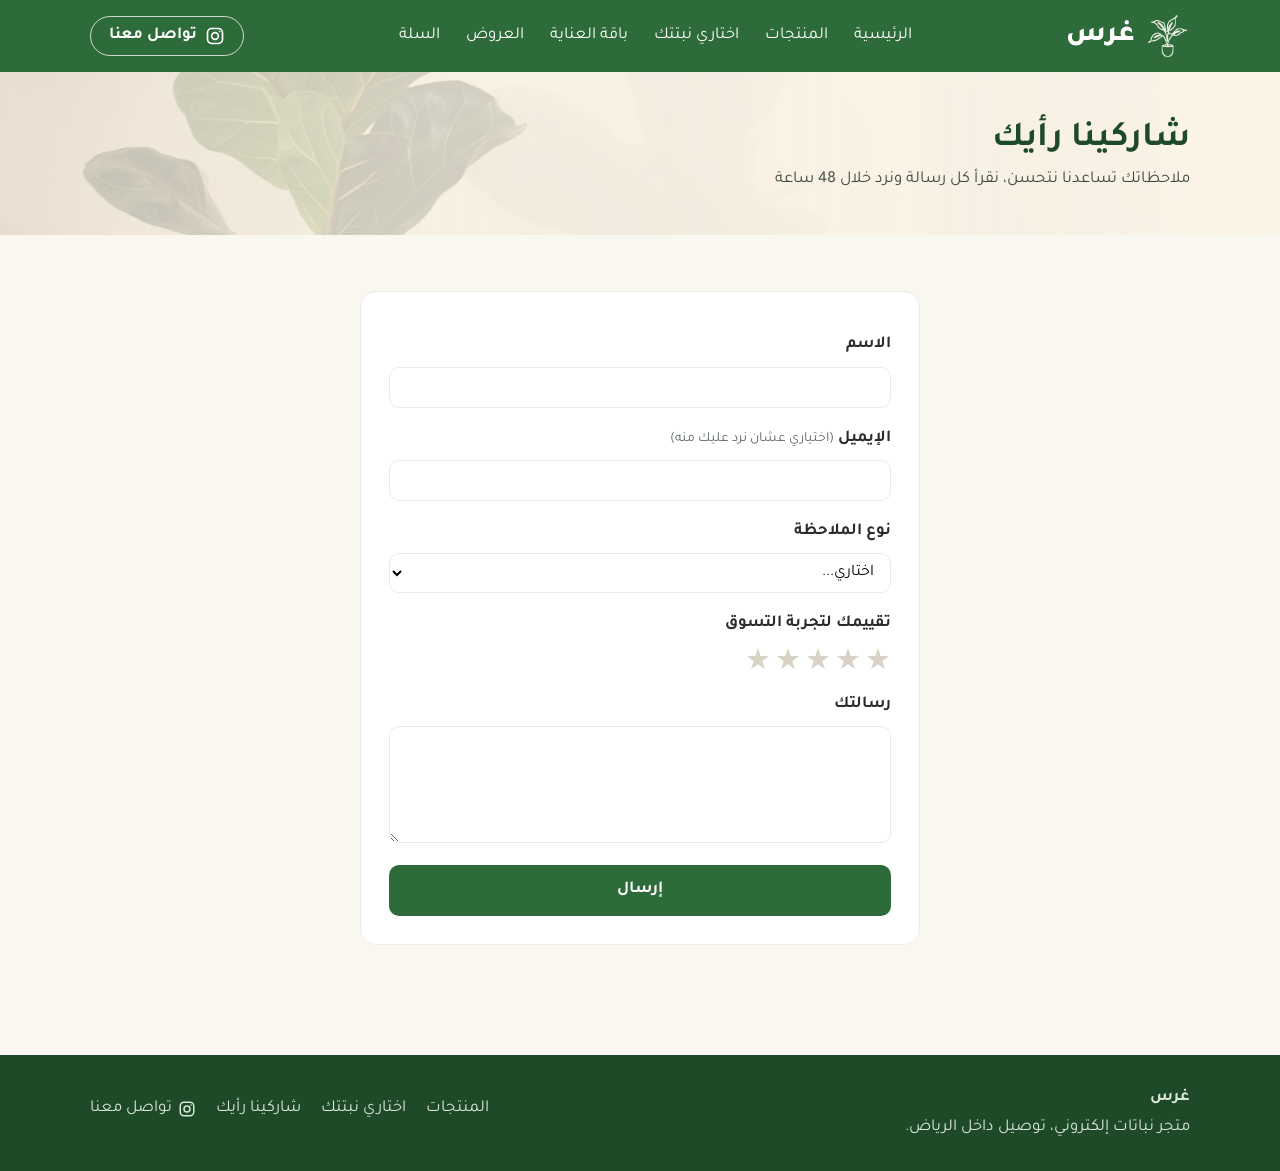
<file: pages/feedback.html>
<!DOCTYPE html>
<html lang="ar" dir="rtl">
<head>
  <meta charset="UTF-8">
  <meta name="viewport" content="width=device-width, initial-scale=1">
  <title>شاركينا رأيك | غرس</title>
  <link rel="icon" href="../images/logo.png">
  <link rel="preconnect" href="https://fonts.googleapis.com">
  <link rel="preconnect" href="https://fonts.gstatic.com" crossorigin>
  <link href="https://fonts.googleapis.com/css2?family=Tajawal:wght@400;500;700;800&display=swap" rel="stylesheet">
  <link rel="stylesheet" href="../css/style.css?v=10">
</head>
<body>

  <!-- Navbar -->
  <header class="navbar">
    <div class="container">
      <a href="../index.html" class="logo"><img src="../images/logo.png" alt=""><span>غرس</span></a>
      <button type="button" class="menu-btn" aria-label="القائمة" aria-expanded="false"><span></span><span></span><span></span></button>
      <nav>
        <ul class="nav-links">
          <li><a href="../index.html">الرئيسية</a></li>
          <li><a href="products.html">المنتجات</a></li>
          <li><a href="plant-finder.html">اختاري نبتتك</a></li>
          <li><a href="care-kit.html">باقة العناية</a></li>
          <li><a href="offers.html">العروض</a></li>
          <li><a href="cart.html">السلة <span class="cart-count" id="cartCount" hidden>0</span></a></li>
        </ul>
      </nav>
      <a href="https://www.instagram.com/gharsplants/" class="contact-btn" target="_blank" rel="noopener" aria-label="تواصل معنا عبر إنستقرام"><svg width="20" height="20" viewBox="0 0 24 24" fill="none" stroke="currentColor" stroke-width="2" aria-hidden="true"><rect x="3" y="3" width="18" height="18" rx="5"/><circle cx="12" cy="12" r="4"/><circle cx="17.5" cy="6.5" r="1" fill="currentColor" stroke="none"/></svg><span>تواصل معنا</span></a>
    </div>
  </header>

  <main>
    <section class="page-head">
      <div class="container">
        <h1>شاركينا رأيك</h1>
        <p>ملاحظاتك تساعدنا نتحسن، نقرأ كل رسالة ونرد خلال 48 ساعة</p>
        </div>
    </section>
    <section class="section container">
        <form class="feedback-form" id="feedbackForm">

            <label for="fbName">الاسم</label>
            <input type="text" id="fbName" required>

            <label for="fbEmail">الإيميل <small>(اختياري عشان نرد عليك منه)</small></label>
            <input type="email" id="fbEmail" dir="ltr">

            <label for="fbType">نوع الملاحظة</label>
            <select id="fbType" required>
                <option value="">اختاري...</option>
                <option>اقتراح</option>
                <option>مشكلة في الطلب</option>
                <option>شكر</option>
                <option>غيره</option>
            </select>

            <label>تقييمك لتجربة التسوق</label>
            <div class="star-pick" id="fbStars">
                <button type="button" data-star="1" aria-label="نجمة">★</button>
                <button type="button" data-star="2" aria-label="نجمتين">★</button>
                <button type="button" data-star="3" aria-label="3 نجوم">★</button>
                <button type="button" data-star="4" aria-label="4 نجوم">★</button>
                <button type="button" data-star="5" aria-label="5 نجوم">★</button>
            </div>

            <label for="fbMsg">رسالتك</label>
            <textarea id="fbMsg" rows="5" required></textarea>

            <button type="submit" class="btn">إرسال</button>
        </form>

        <div class="feedback-done" id="feedbackDone" hidden>
            <h2>شكرًا، وصلتنا ملاحظتك 🌿</h2>
            <p>نقرأ كل رسالة، وإذا كتبتي إيميلك بنرد عليك خلال 48 ساعة.</p>
            <a href="../index.html" class="btn">الرجوع للرئيسية</a>
        </div>
    </section>


  </main>

  <footer class="footer">
    <div class="container">
      <div>
        <strong>غرس</strong>
        <p>متجر نباتات إلكتروني، توصيل داخل الرياض.</p>
      </div>
      <ul>
        <li><a href="products.html">المنتجات</a></li>
        <li><a href="plant-finder.html">اختاري نبتتك</a></li>
        <li><a href="feedback.html">شاركينا رأيك</a></li>
        <li><a class="social" href="https://www.instagram.com/gharsplants/" target="_blank" rel="noopener"><svg width="18" height="18" viewBox="0 0 24 24" fill="none" stroke="currentColor" stroke-width="2" aria-hidden="true"><rect x="3" y="3" width="18" height="18" rx="5"/><circle cx="12" cy="12" r="4"/><circle cx="17.5" cy="6.5" r="1" fill="currentColor" stroke="none"/></svg><span>تواصل معنا</span></a></li>
      </ul>
    </div>
  </footer>

  <script src="../js/products-data.js?v=10"></script>
  <script src="../js/cart.js?v=10"></script>
  <script src="../js/nav.js?v=10"></script>
  <script src="../js/feedback.js?v=10"></script>
</body>
</html>
</file>
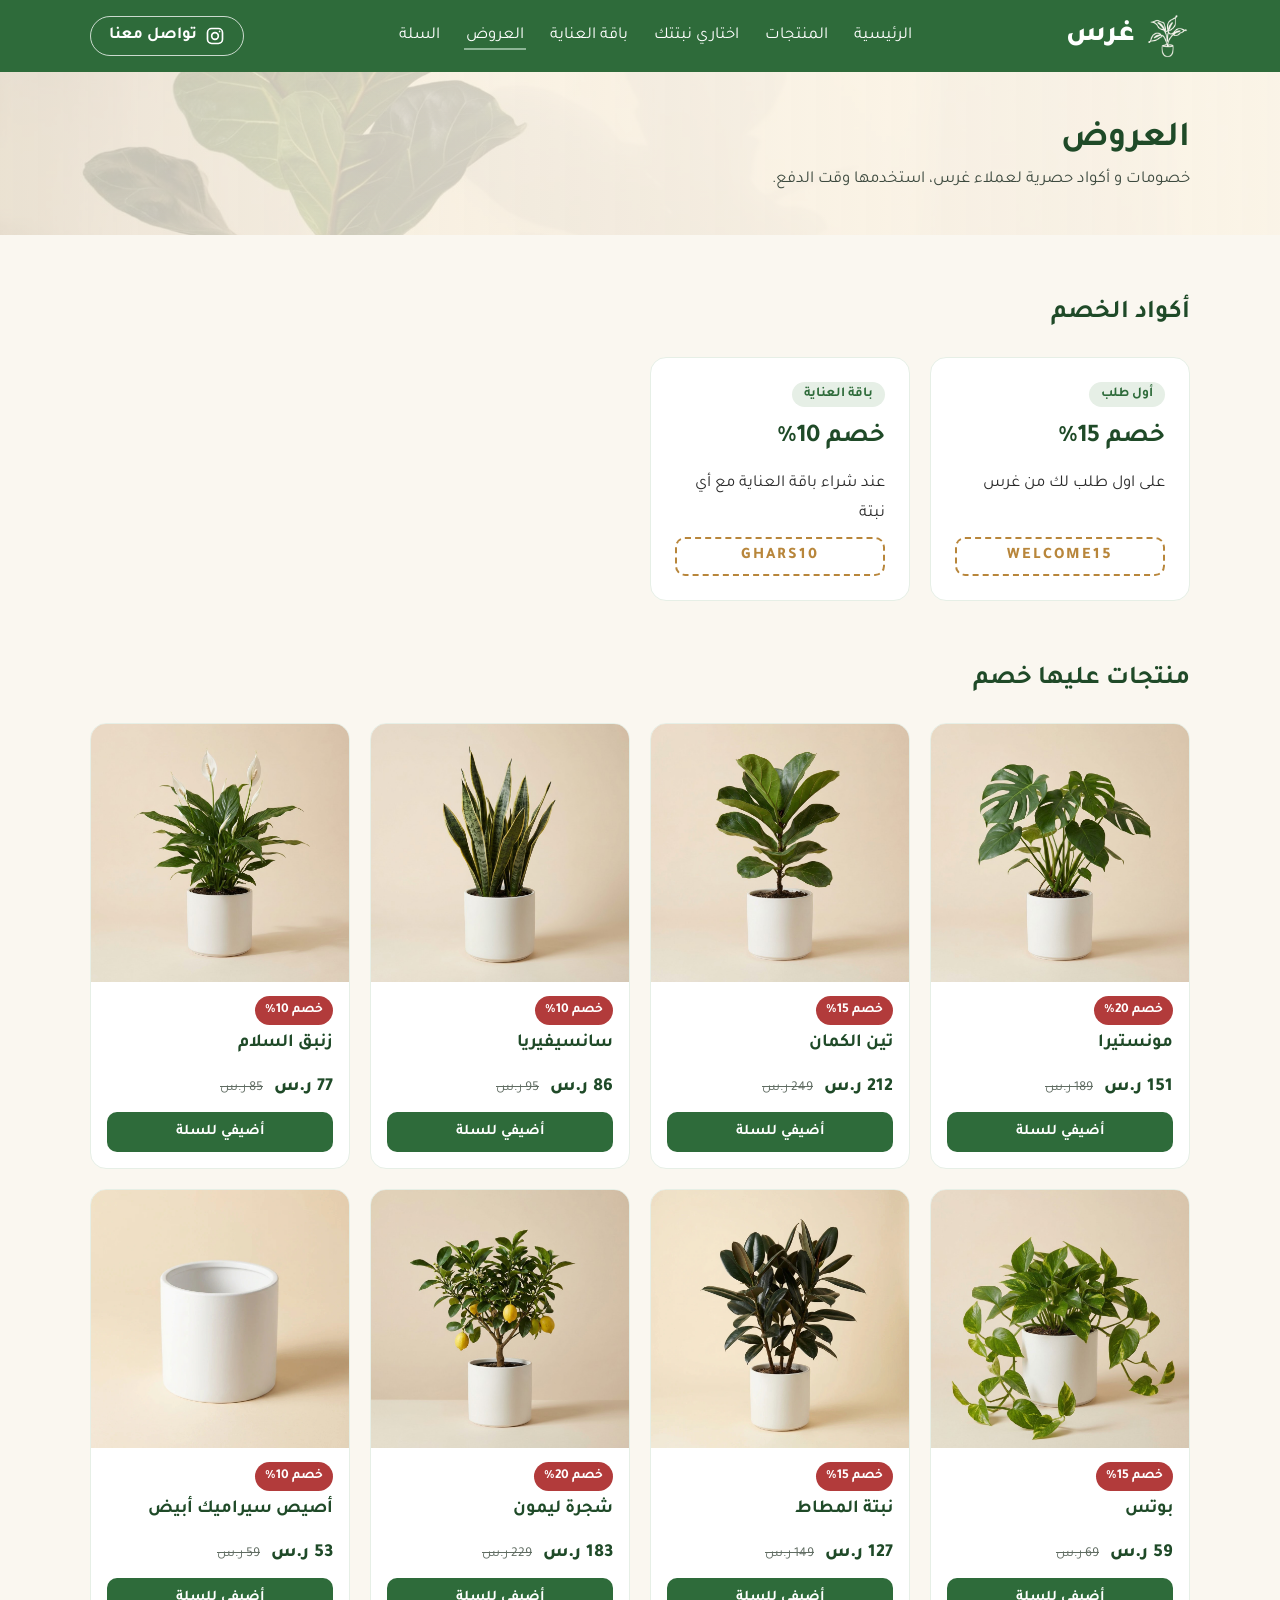
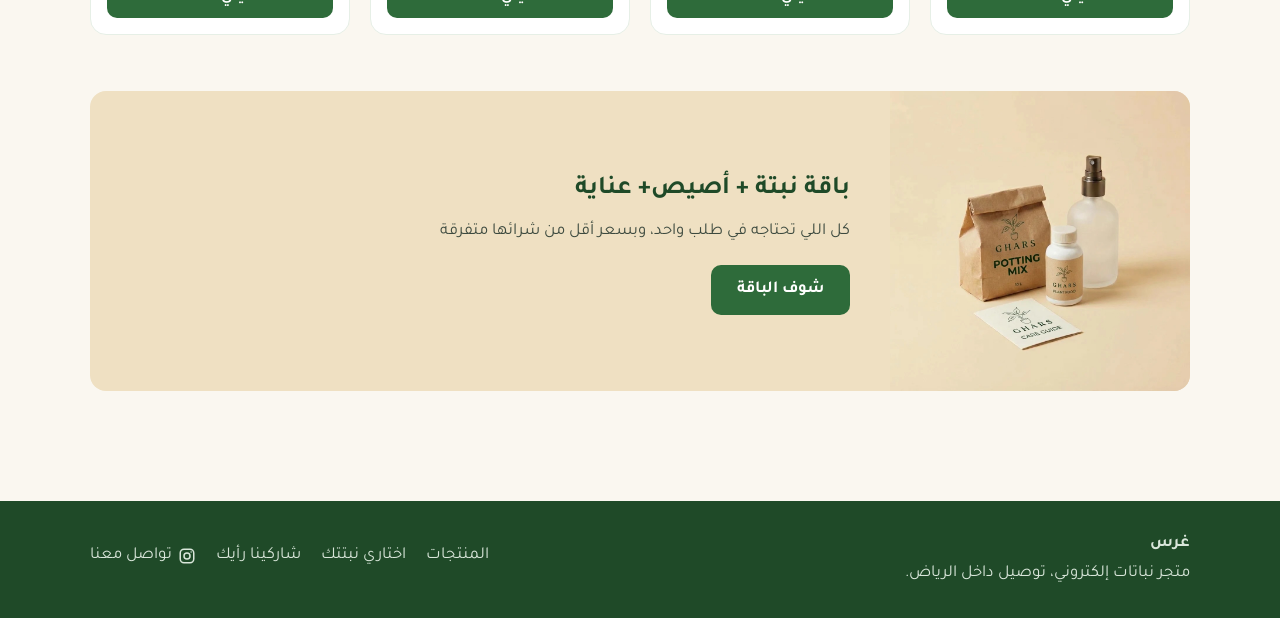
<file: pages/offers.html>
<!DOCTYPE html>
<html lang="ar" dir="rtl">
<head>
  <meta charset="UTF-8">
  <meta name="viewport" content="width=device-width, initial-scale=1">
  <title>العروض | غرس</title>
  <link rel="icon" href="../images/logo.png">
  <link rel="preconnect" href="https://fonts.googleapis.com">
  <link rel="preconnect" href="https://fonts.gstatic.com" crossorigin>
  <link href="https://fonts.googleapis.com/css2?family=Tajawal:wght@400;500;700;800&display=swap" rel="stylesheet">
  <link rel="stylesheet" href="../css/style.css?v=10">
</head>
<body>

  <!-- Navbar -->
  <header class="navbar">
    <div class="container">
      <a href="../index.html" class="logo"><img src="../images/logo.png" alt=""><span>غرس</span></a>
      <button type="button" class="menu-btn" aria-label="القائمة" aria-expanded="false"><span></span><span></span><span></span></button>
      <nav>
        <ul class="nav-links">
          <li><a href="../index.html">الرئيسية</a></li>
          <li><a href="products.html">المنتجات</a></li>
          <li><a href="plant-finder.html">اختاري نبتتك</a></li>
          <li><a href="care-kit.html">باقة العناية</a></li>
          <li><a href="offers.html" class="active">العروض</a></li>
          <li><a href="cart.html">السلة <span class="cart-count" id="cartCount" hidden>0</span></a></li>
        </ul>
      </nav>
      <a href="https://www.instagram.com/gharsplants/" class="contact-btn" target="_blank" rel="noopener" aria-label="تواصل معنا عبر إنستقرام"><svg width="20" height="20" viewBox="0 0 24 24" fill="none" stroke="currentColor" stroke-width="2" aria-hidden="true"><rect x="3" y="3" width="18" height="18" rx="5"/><circle cx="12" cy="12" r="4"/><circle cx="17.5" cy="6.5" r="1" fill="currentColor" stroke="none"/></svg><span>تواصل معنا</span></a>
    </div>
  </header>

  <main>
    <section class="page-head">
      <div class="container">
        <h1>العروض</h1>
        <p>خصومات و أكواد حصرية لعملاء غرس، استخدمها وقت الدفع.</p>
        </div>
        </section>

        <section class="section container">
          <h2>أكواد الخصم</h2>
          <div class="offers-grid">

            <div class="offers-card">
              <span class="badge">أول طلب</span>
              <h3>خصم 15%</h3>
              <p>على اول طلب لك من غرس</p>
              <button type="button" class="offers-code" data-code="WELCOME15">WELCOME15</button>
            </div>

            <div class="offers-card">
              <span class="badge">باقة العناية</span>
              <h3>خصم 10%</h3>
              <p>عند شراء باقة العناية مع أي نبتة</p>
              <button type="button" class="offers-code" data-code="GHARS10">GHARS10</button>
            </div>

          </div>
        </section>

        <section class="section container">
          <h2>منتجات عليها خصم</h2>
          <div class="sale-grid" id="saleGrid">
          </div>
        </section>

        <section class="section container">
          <div class="kit-banner">
            <img src="../images/products/care-kit.jpg" alt="باقة نبتة و أصيص و أدوات عناية">
            <div class="kit-text">
              <h2>باقة نبتة + أصيص+ عناية</h2>
              <p>كل اللي تحتاجه في طلب واحد، وبسعر أقل من شرائها متفرقة</p>
              <a href="care-kit.html" class="btn">شوف الباقة </a>
            </div>
          </div>
        </section>

  </main>

  <footer class="footer">
    <div class="container">
      <div>
        <strong>غرس</strong>
        <p>متجر نباتات إلكتروني، توصيل داخل الرياض.</p>
      </div>
      <ul>
        <li><a href="products.html">المنتجات</a></li>
        <li><a href="plant-finder.html">اختاري نبتتك</a></li>
        <li><a href="feedback.html">شاركينا رأيك</a></li>
        <li><a class="social" href="https://www.instagram.com/gharsplants/" target="_blank" rel="noopener"><svg width="18" height="18" viewBox="0 0 24 24" fill="none" stroke="currentColor" stroke-width="2" aria-hidden="true"><rect x="3" y="3" width="18" height="18" rx="5"/><circle cx="12" cy="12" r="4"/><circle cx="17.5" cy="6.5" r="1" fill="currentColor" stroke="none"/></svg><span>تواصل معنا</span></a></li>
      </ul>
    </div>
  </footer>

  <script src="../js/products-data.js?v=10"></script>
  <script src="../js/cart.js?v=10"></script>
  <script src="../js/nav.js?v=10"></script>
  <script src="../js/offers.js?v=10"></script>
</body>
</html>
</file>
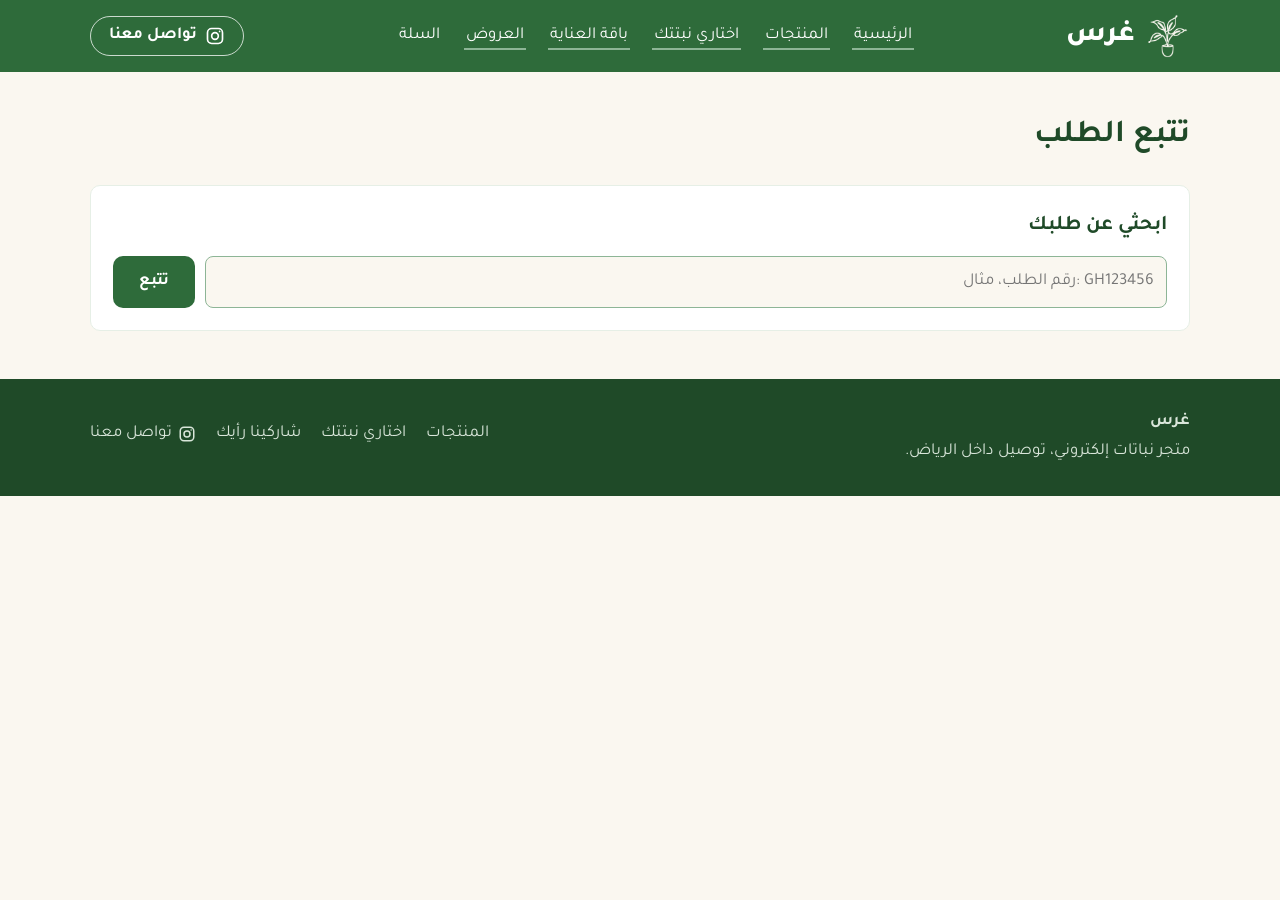
<file: pages/order-tracking.html>
<!DOCTYPE html>
<html lang="ar" dir="rtl">
<head>
  <meta charset="UTF-8">
  <meta name="viewport" content="width=device-width, initial-scale=1">
  <title>تتبع الطلب | غرس</title>
  <link rel="icon" href="../images/logo.png">
  <link rel="preconnect" href="https://fonts.googleapis.com">
  <link rel="preconnect" href="https://fonts.gstatic.com" crossorigin>
  <link href="https://fonts.googleapis.com/css2?family=Tajawal:wght@400;500;700;800&display=swap" rel="stylesheet">
  <link rel="stylesheet" href="../css/style.css?v=10">
  <link rel="stylesheet" href="../css/tracking.css?v=10">
</head>
<body>

  <header class="navbar">
    <div class="container">
      <a href="../index.html" class="logo"><img src="../images/logo.png" alt=""><span>غرس</span></a>
      <button type="button" class="menu-btn" aria-label="القائمة" aria-expanded="false"><span></span><span></span><span></span></button>
      <nav>
        <ul class="nav-links">
          <li><a href="../index.html" class="active">الرئيسية</a></li>
          <li><a href="products.html" class="active">المنتجات</a></li>
          <li><a href="plant-finder.html" class="active">اختاري نبتتك</a></li>
          <li><a href="care-kit.html" class="active">باقة العناية</a></li>
          <li><a href="offers.html" class="active">العروض</a></li>
          <li><a href="cart.html">السلة <span class="cart-count" id="cartCount" hidden>0</span></a></li>
        </ul>
      </nav>
      <a href="https://www.instagram.com/gharsplants/" class="contact-btn" target="_blank" rel="noopener" aria-label="تواصل معنا عبر إنستقرام"><svg width="20" height="20" viewBox="0 0 24 24" fill="none" stroke="currentColor" stroke-width="2" aria-hidden="true"><rect x="3" y="3" width="18" height="18" rx="5"/><circle cx="12" cy="12" r="4"/><circle cx="17.5" cy="6.5" r="1" fill="currentColor" stroke="none"/></svg><span>تواصل معنا</span></a>
    </div>
  </header>

  <main class="container tracking">
    <h1>تتبع الطلب</h1>

    <section class="box">
      <h2>ابحثي عن طلبك</h2>
      <form id="track-form" class="track-form" novalidate>
        <input type="text" id="order-input" placeholder="رقم الطلب، مثال: GH123456" maxlength="8" autocomplete="off">
        <button type="submit" class="btn">تتبع</button>
      </form>
      <p id="track-error" class="error" role="alert" hidden></p>
    </section>

    <section id="result" class="box" hidden>
      <div class="result-head">
        <div>
          <h2>طلب رقم <span id="order-id" dir="ltr"></span></h2>
          <p id="status-text" class="status-text"></p>
          <p id="courier-text" class="status-text" hidden></p>
        </div>
        <div class="eta">
          <span>الوصول المتوقع</span>
          <strong id="eta"></strong>
        </div>
      </div>

      <ol class="steps" id="steps">
        <li data-step="1"><span class="dot">1</span><div><strong>تم استلام الطلب</strong><small>وصلنا طلبك وبدأنا بمراجعته</small></div></li>
        <li data-step="2"><span class="dot">2</span><div><strong>جاري التجهيز</strong><small>نجهّز نباتاتك ونغلفها بعناية</small></div></li>
        <li data-step="3"><span class="dot">3</span><div><strong>في الطريق إليك</strong><small>المندوب في طريقه لعنوانك في الرياض</small></div></li>
        <li data-step="4"><span class="dot">4</span><div><strong>تم التوصيل</strong><small>استمتعي بنبتتك الجديدة</small></div></li>
      </ol>

      <a href="products.html" class="btn btn-light">متابعة التسوق</a>
    </section>
  </main>

  <footer class="footer">
    <div class="container">
      <div>
        <strong>غرس</strong>
        <p>متجر نباتات إلكتروني، توصيل داخل الرياض.</p>
      </div>
      <ul>
        <li><a href="products.html">المنتجات</a></li>
        <li><a href="plant-finder.html">اختاري نبتتك</a></li>
        <li><a href="feedback.html">شاركينا رأيك</a></li>
        <li><a class="social" href="https://www.instagram.com/gharsplants/" target="_blank" rel="noopener"><svg width="18" height="18" viewBox="0 0 24 24" fill="none" stroke="currentColor" stroke-width="2" aria-hidden="true"><rect x="3" y="3" width="18" height="18" rx="5"/><circle cx="12" cy="12" r="4"/><circle cx="17.5" cy="6.5" r="1" fill="currentColor" stroke="none"/></svg><span>تواصل معنا</span></a></li>
      </ul>
    </div>
  </footer>

  <script src="../js/cart.js?v=10"></script>
  <script src="../js/nav.js?v=10"></script>
  <script>
    var STATUS = [
      "",
      "تم استلام طلبك، وبنبدأ بتجهيزه قريباً.",
      "طلبك قيد التجهيز الآن.",
      "طلبك في الطريق إليك.",
      "تم توصيل طلبك. نتمنى لك نبتة سعيدة!"
    ];

    var COURIER_NAMES = { aramex: "أرامكس", smsa: "سمسا إكسبرس", ghars: "توصيل غرس" };
    var params = new URLSearchParams(window.location.search);
    var courierKey = params.get("courier");

    var form = document.getElementById("track-form");
    var input = document.getElementById("order-input");
    var errorBox = document.getElementById("track-error");
    var result = document.getElementById("result");

    function stageFor(id) {
      var last = parseInt(id.charAt(id.length - 1), 10);
      return (last % 4) + 1;
    }

    function etaText(stage) {
      if (stage === 4) return "تم التوصيل";
      var d = new Date();
      d.setDate(d.getDate() + (stage === 3 ? 0 : 2));
      return stage === 3 ? "اليوم" : d.toLocaleDateString("ar-SA", { weekday: "long", day: "numeric", month: "long" });
    }

    function show(id, stage) {
      document.getElementById("order-id").textContent = id;
      document.getElementById("status-text").textContent = STATUS[stage];
      document.getElementById("eta").textContent = etaText(stage);

      document.querySelectorAll("#steps li").forEach(function (li) {
        var n = parseInt(li.getAttribute("data-step"), 10);
        li.className = n < stage ? "done" : (n === stage ? "current" : "");
      });

      var courierText = document.getElementById("courier-text");
      if (courierKey && COURIER_NAMES[courierKey] && id === fromId) {
        courierText.textContent = "شركة التوصيل: " + COURIER_NAMES[courierKey];
        courierText.hidden = false;
      } else {
        courierText.hidden = true;
      }

      errorBox.hidden = true;
      result.hidden = false;
    }

    form.addEventListener("submit", function (e) {
      e.preventDefault();
      var id = input.value.trim().toUpperCase();
      if (!/^GH\d{6}$/.test(id)) {
        result.hidden = true;
        errorBox.textContent = "رقم الطلب غير صحيح. يبدأ بـ GH ويتبعه 6 أرقام.";
        errorBox.hidden = false;
        return;
      }
      show(id, stageFor(id));
    });

    var fromCheckout = params.get("order");
    var fromId = fromCheckout ? fromCheckout.toUpperCase() : "";
    if (fromCheckout && /^GH\d{6}$/.test(fromCheckout.toUpperCase())) {
      input.value = fromCheckout.toUpperCase();
      show(fromCheckout.toUpperCase(), 1);
    }
  </script>

</body>
</html>
</file>
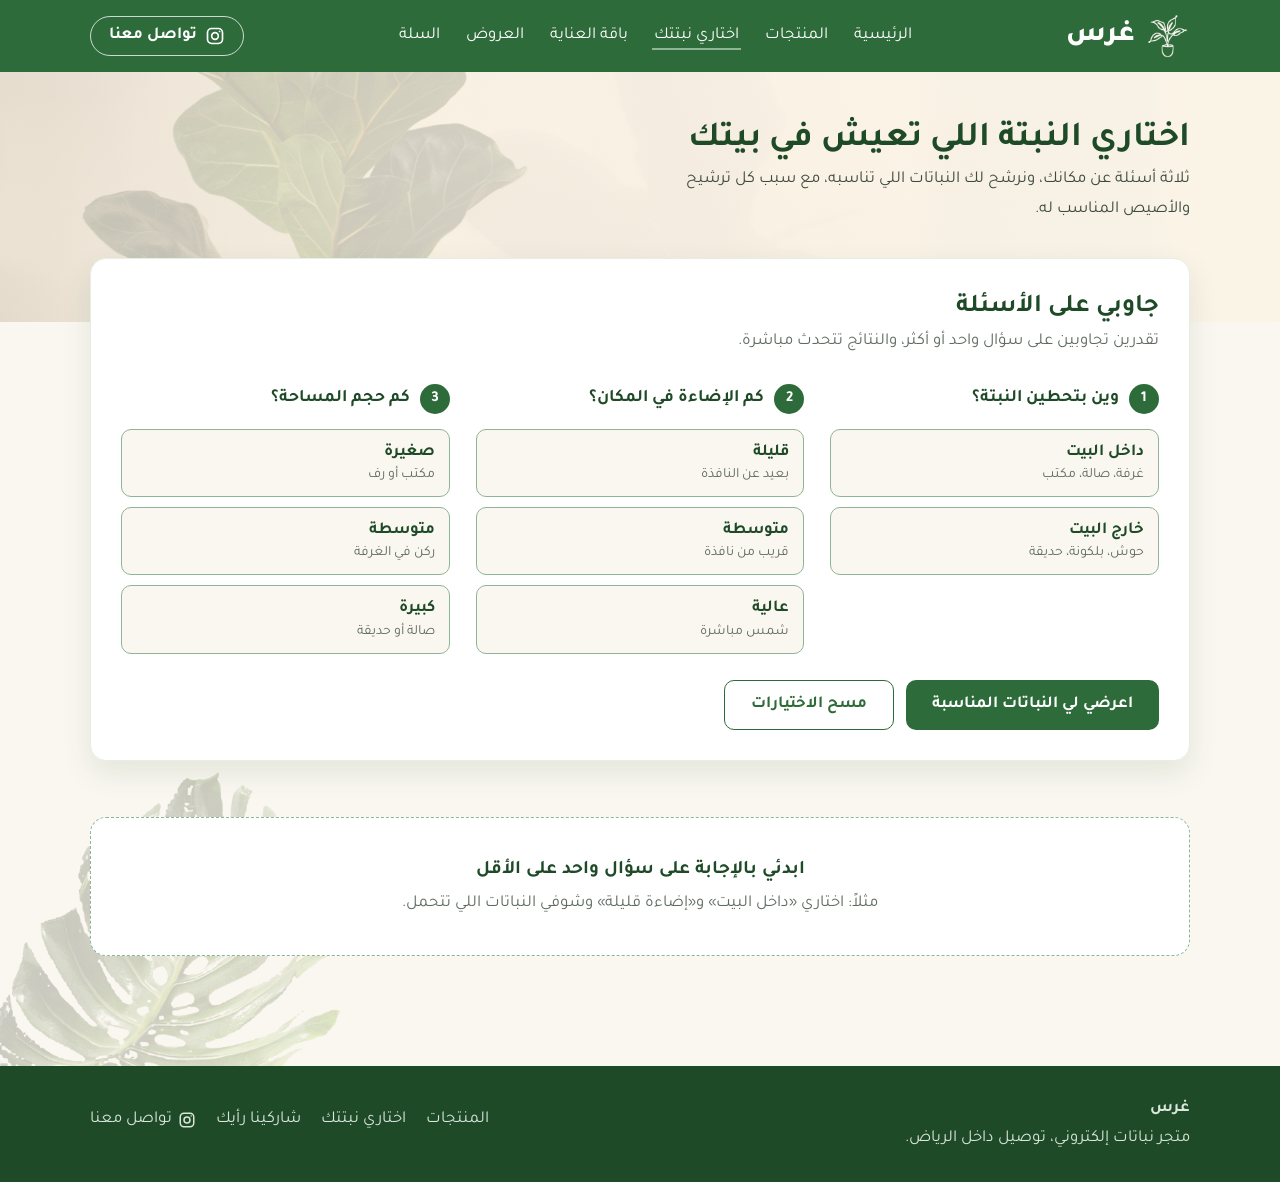
<file: pages/plant-finder.html>
<!DOCTYPE html>
<html lang="ar" dir="rtl">
<head>
  <meta charset="UTF-8">
  <meta name="viewport" content="width=device-width, initial-scale=1">
  <title>اختاري نبتتك | غرس</title>
  <link rel="icon" href="../images/logo.png">
  <link rel="preconnect" href="https://fonts.googleapis.com">
  <link rel="preconnect" href="https://fonts.gstatic.com" crossorigin>
  <link href="https://fonts.googleapis.com/css2?family=Tajawal:wght@400;500;700;800&display=swap" rel="stylesheet">
  <link rel="stylesheet" href="../css/style.css?v=10">
</head>
<body>

  <!-- Navbar -->
  <header class="navbar">
    <div class="container">
      <a href="../index.html" class="logo"><img src="../images/logo.png" alt=""><span>غرس</span></a>
      <button type="button" class="menu-btn" aria-label="القائمة" aria-expanded="false"><span></span><span></span><span></span></button>
      <nav>
        <ul class="nav-links">
          <li><a href="../index.html">الرئيسية</a></li>
          <li><a href="products.html">المنتجات</a></li>
          <li><a href="plant-finder.html" class="active">اختاري نبتتك</a></li>
          <li><a href="care-kit.html">باقة العناية</a></li>
          <li><a href="offers.html">العروض</a></li>
          <li><a href="cart.html">السلة <span class="cart-count" id="cartCount" hidden>0</span></a></li>
        </ul>
      </nav>
      <a href="https://www.instagram.com/gharsplants/" class="contact-btn" target="_blank" rel="noopener" aria-label="تواصل معنا عبر إنستقرام"><svg width="20" height="20" viewBox="0 0 24 24" fill="none" stroke="currentColor" stroke-width="2" aria-hidden="true"><rect x="3" y="3" width="18" height="18" rx="5"/><circle cx="12" cy="12" r="4"/><circle cx="17.5" cy="6.5" r="1" fill="currentColor" stroke="none"/></svg><span>تواصل معنا</span></a>
    </div>
  </header>

  <main>
    <img class="leaf-corner" src="../images/monstera-leaf.png" alt="">

    <section class="page-head page-head-tall">
      <div class="container">
        <h1>اختاري النبتة اللي تعيش في بيتك</h1>
        <p>ثلاثة أسئلة عن مكانك، ونرشح لك النباتات اللي تناسبه، مع سبب كل ترشيح والأصيص المناسب له.</p>
      </div>
    </section>

    <section class="container quiz-wrap">
      <form class="quiz" id="finderForm" action="plant-finder.html" method="get">
        <div class="quiz-head">
          <h2>جاوبي على الأسئلة</h2>
          <p>تقدرين تجاوبين على سؤال واحد أو أكثر، والنتائج تتحدث مباشرة.</p>
        </div>
        <div class="step" role="radiogroup" aria-labelledby="q1">
          <h3 id="q1"><span class="num">1</span>وين بتحطين النبتة؟</h3>
          <label class="chip"><input type="radio" name="place" value="inside"><span>داخل البيت<small>غرفة، صالة، مكتب</small></span></label>
          <label class="chip"><input type="radio" name="place" value="outside"><span>خارج البيت<small>حوش، بلكونة، حديقة</small></span></label>
        </div>
        <div class="step" role="radiogroup" aria-labelledby="q2">
          <h3 id="q2"><span class="num">2</span>كم الإضاءة في المكان؟</h3>
          <label class="chip"><input type="radio" name="light" value="low"><span>قليلة<small>بعيد عن النافذة</small></span></label>
          <label class="chip"><input type="radio" name="light" value="medium"><span>متوسطة<small>قريب من نافذة</small></span></label>
          <label class="chip"><input type="radio" name="light" value="high"><span>عالية<small>شمس مباشرة</small></span></label>
        </div>
        <div class="step" role="radiogroup" aria-labelledby="q3">
          <h3 id="q3"><span class="num">3</span>كم حجم المساحة؟</h3>
          <label class="chip"><input type="radio" name="size" value="small"><span>صغيرة<small>مكتب أو رف</small></span></label>
          <label class="chip"><input type="radio" name="size" value="medium"><span>متوسطة<small>ركن في الغرفة</small></span></label>
          <label class="chip"><input type="radio" name="size" value="large"><span>كبيرة<small>صالة أو حديقة</small></span></label>
        </div>
        <div class="actions">
          <button type="submit" class="btn">اعرضي لي النباتات المناسبة</button>
          <button type="reset" class="btn btn-outline">مسح الاختيارات</button>
        </div>
      </form>
    </section>

    <section class="section container" id="results" tabindex="-1">
      <div class="finder-start" id="finderStart">
        <strong>ابدئي بالإجابة على سؤال واحد على الأقل</strong>
        <p>مثلاً: اختاري «داخل البيت» و«إضاءة قليلة» وشوفي النباتات اللي تتحمل.</p>
      </div>

      <div id="finderResults" hidden>
        <div class="answers" id="answers"></div>

        <h2 id="matchTitle">تناسب مكانك تماماً</h2>
        <div class="finder-grid" id="matchGrid"></div>
        <p class="finder-none" id="noMatch" hidden>ما فيه نبتة تطابق كل اختياراتك، شوفي الخيارات القريبة تحت أو غيري إجابة.</p>

        <div id="nearBox" hidden>
          <h2>خيارات قريبة</h2>
          <p class="section-note">تناسب المكان والإضاءة، بس حجمها يختلف شوي عن اللي اخترتيه.</p>
          <div class="finder-grid" id="nearGrid"></div>
        </div>
      </div>
    </section>
  </main>

  <footer class="footer">
    <div class="container">
      <div>
        <strong>غرس</strong>
        <p>متجر نباتات إلكتروني، توصيل داخل الرياض.</p>
      </div>
      <ul>
        <li><a href="products.html">المنتجات</a></li>
        <li><a href="plant-finder.html">اختاري نبتتك</a></li>
        <li><a href="feedback.html">شاركينا رأيك</a></li>
        <li><a class="social" href="https://www.instagram.com/gharsplants/" target="_blank" rel="noopener"><svg width="18" height="18" viewBox="0 0 24 24" fill="none" stroke="currentColor" stroke-width="2" aria-hidden="true"><rect x="3" y="3" width="18" height="18" rx="5"/><circle cx="12" cy="12" r="4"/><circle cx="17.5" cy="6.5" r="1" fill="currentColor" stroke="none"/></svg><span>تواصل معنا</span></a></li>
      </ul>
    </div>
  </footer>

  <script src="../js/products-data.js?v=10"></script>
  <script src="../js/cart.js?v=10"></script>
  <script src="../js/plant-finder.js?v=10"></script>
  <script src="../js/nav.js?v=10"></script>
</body>
</html>
</file>
<file: css/style.css>
/* Colors */
:root {
  --green: #2E6B3A;
  --green-dark: #1F4A28;
  --green-light: #8DB596;
  --green-pale: #E6EFE6;
  --offwhite: #FAF7F0;
  --text: #2B2B2B;
  --muted: #5F6B61;
  --accent: #B8863B;
  --radius: 10px;
}

* { box-sizing: border-box; margin: 0; padding: 0; }

body {
  font-family: 'Tajawal', sans-serif;
  background: var(--offwhite);
  color: var(--text);
  line-height: 1.8;
  font-size: 1.05rem;
}

a { color: inherit; text-decoration: none; }
img { max-width: 100%; display: block; }
:focus-visible { outline: 3px solid var(--accent); outline-offset: 2px; }

.container { width: 92%; max-width: 1100px; margin-inline: auto; }

.navbar { background: var(--green); color: #fff; }
.menu-btn { display: none; }
.navbar .container {
  display: flex; align-items: center; justify-content: space-between;
  flex-wrap: wrap; gap: 8px 24px; padding-block: 10px;
}
.logo { display: flex; align-items: center; gap: 10px; font-size: 1.8rem; font-weight: 800; }
.logo img { height: 48px; width: auto; }
.nav-links { display: flex; flex-wrap: wrap; gap: 4px 22px; list-style: none; }
.nav-links a { padding: 4px 2px; border-bottom: 2px solid transparent; }
.nav-links a:hover, .nav-links a.active { border-bottom-color: var(--green-light); }

.contact-btn {
  display: flex; align-items: center; gap: 8px; white-space: nowrap;
  border: 1.5px solid rgba(255, 255, 255, .75); border-radius: 999px;
  padding: 5px 18px; font-weight: 700; line-height: 1.7;
}
.contact-btn:hover { background: #fff; color: var(--green-dark); }

.btn {
  display: inline-block; background: var(--green); color: #fff;
  padding: 10px 26px; border: 0; border-radius: var(--radius);
  font: inherit; font-weight: 700; cursor: pointer; text-align: center;
}
.btn:hover { background: var(--green-dark); }
.btn-light { background: var(--offwhite); color: var(--green-dark); }
.btn-light:hover { background: #fff; }
.btn-outline { background: transparent; color: var(--green); border: 1.5px solid var(--green); padding-block: 8.5px; }
.btn-outline:hover { background: var(--green-pale); }

.hero {
  position: relative; display: flex; min-height: 480px; overflow: hidden;
  background: #efe6d6 url(../images/hero-plants.jpg) left bottom / cover no-repeat;
}
.hero::before {
  content: ""; position: absolute; top: 0; right: 0; bottom: 0; left: 0;
  background: linear-gradient(to left, rgba(250, 244, 232, .7) 0%, rgba(250, 244, 232, .35) 40%, rgba(250, 244, 232, 0) 60%);
}
.hero .container { position: relative; display: flex; align-items: center; padding-block: 60px 96px; }
.hero-text { max-width: 28rem; }
.hero h1 { font-size: 2.7rem; line-height: 1.4; color: var(--green-dark); }
.hero p { color: #3d4a3f; margin: 12px 0 24px; }
.hero-actions { display: flex; flex-wrap: wrap; gap: 12px; }
.hang { position: absolute; top: 0; right: 1.5%; width: 125px; }

main { position: relative; padding-bottom: 110px; overflow: hidden; }
main > section { position: relative; z-index: 1; }
.leaf-corner { position: absolute; left: 0; bottom: 0; width: 340px; opacity: .2; pointer-events: none; }

.quiz-wrap { position: relative; margin-top: -64px; }
.quiz {
  background: #fff; border: 1.5px solid var(--green-pale); border-radius: 16px;
  padding: 30px; display: grid; grid-template-columns: repeat(3, 1fr); gap: 26px;
  box-shadow: 0 12px 30px rgba(31, 74, 40, .1);
}
.quiz-head { grid-column: 1 / -1; }
.quiz-head h2 { font-size: 1.6rem; color: var(--green-dark); line-height: 1.5; }
.quiz-head p { color: var(--muted); }
.step { display: grid; gap: 10px; align-content: start; }
.step h3 {
  display: flex; align-items: center; gap: 10px; margin-bottom: 4px;
  font-size: 1.1rem; color: var(--green-dark);
}
.num {
  width: 30px; height: 30px; border-radius: 50%; background: var(--green); color: #fff;
  display: flex; align-items: center; justify-content: center; font-size: .95rem; flex-shrink: 0;
}
.chip { position: relative; display: block; cursor: pointer; }
.chip input { position: absolute; top: 0; right: 0; bottom: 0; left: 0; width: 100%; height: 100%; opacity: 0; cursor: pointer; }
.chip span {
  display: block; padding: 10px 14px; border: 1.5px solid var(--green-light);
  border-radius: var(--radius); background: var(--offwhite);
  font-weight: 700; color: var(--green-dark); line-height: 1.5;
}
.chip small { display: block; font-weight: 400; color: var(--muted); font-size: .88rem; }
.chip:hover input:not(:checked) + span { background: var(--green-pale); }
.chip input:checked + span { background: var(--green); border-color: var(--green); color: #fff; }
.chip input:checked + span small { color: #d9e6da; }
.chip input:focus-visible + span { outline: 3px solid var(--accent); outline-offset: 2px; }
.actions { grid-column: 1 / -1; display: flex; flex-wrap: wrap; gap: 12px; }

.section { padding-block: 56px 0; }
.section h2 { font-size: 1.6rem; color: var(--green-dark); margin-bottom: 20px; }

.why { display: grid; grid-template-columns: repeat(4, 1fr); gap: 26px; list-style: none; }
.why li { display: grid; gap: 4px; justify-items: start; }
.why svg { width: 48px; height: 48px; padding: 12px; border-radius: 50%; background: var(--green-pale); color: var(--green); margin-bottom: 6px; }
.why strong { color: var(--green-dark); font-size: 1.1rem; }
.why span { color: var(--muted); font-size: .95rem; line-height: 1.7; }

.section-head { display: flex; justify-content: space-between; align-items: baseline; gap: 12px; margin-bottom: 20px; }
.section-head h2 { margin-bottom: 0; }
.see-all { color: var(--green); font-weight: 700; white-space: nowrap; }
.see-all:hover { color: var(--green-dark); text-decoration: underline; text-underline-offset: 4px; }

.categories { display: grid; grid-template-columns: repeat(5, 1fr); gap: 16px; }
.category {
  position: relative; display: block; border-radius: 16px; overflow: hidden;
  background: var(--green-pale); font-weight: 800; font-size: 1.1rem; color: var(--green-dark);
}
.category img { width: 100%; aspect-ratio: 4 / 5; object-fit: cover; transition: transform .35s; }
.category span {
  position: absolute; right: 10px; left: 10px; bottom: 10px; display: flex; justify-content: space-between; align-items: center;
  background: rgba(255, 255, 255, .92); border-radius: 12px; padding: 8px 14px; white-space: nowrap;
}
.category span::after { content: "\2190"; font-weight: 400; }
.category:hover img { transform: scale(1.06); }
.category:hover span { background: var(--green); color: #fff; }

.hero-plants { display: inline-flex; align-items: center; gap: 12px; margin-top: 26px; color: #3d4a3f; font-size: .92rem; line-height: 1.5; }
.hero-plants strong { display: block; color: var(--green-dark); font-size: 1rem; }
.stack { display: flex; }
.stack img { width: 46px; height: 46px; border-radius: 50%; object-fit: cover; border: 3px solid #fff; margin-inline-start: -14px; box-shadow: 0 2px 6px rgba(0, 0, 0, .08); }
.stack img:first-child { margin-inline-start: 0; }
.hero-plants:hover strong { text-decoration: underline; text-underline-offset: 4px; }

.home-grid { grid-template-columns: repeat(4, 1fr); }
.home-grid .card-title:hover { color: var(--green); text-decoration: underline; text-underline-offset: 4px; }

.light-band { background: var(--green-pale); margin-top: 56px; padding-block: 48px; }
.light-band .section-note { margin: -12px 0 24px; }
.light-cards { display: grid; grid-template-columns: repeat(3, 1fr); gap: 20px; }
.light-card { display: grid; gap: 2px; background: #fff; border-radius: 18px; padding: 16px 16px 20px; transition: transform .2s, box-shadow .2s; }
.light-card:hover { transform: translateY(-4px); box-shadow: 0 14px 30px rgba(31, 74, 40, .12); }
.light-plants { display: grid; grid-template-columns: 1.4fr 1fr; grid-template-rows: repeat(2, minmax(0, 1fr)); gap: 8px; margin-bottom: 12px; aspect-ratio: 16 / 11; }
.light-plants img { width: 100%; height: 100%; min-height: 0; object-fit: cover; border-radius: 12px; }
.light-plants img:first-child { grid-row: 1 / 3; }
.light-card strong { font-size: 1.2rem; color: var(--green-dark); display: flex; align-items: center; gap: 8px; }
.light-card strong::before { content: ""; width: 14px; height: 14px; border-radius: 50%; }
.light-low strong::before { background: #8b9bb0; }
.light-medium strong::before { background: #e3c37c; }
.light-high strong::before { background: #f0a050; box-shadow: 0 0 0 4px #fbe1c4; }
.light-card span { color: var(--muted); font-size: .95rem; }

.jeeran-grid { display: grid; grid-template-columns: repeat(2, 1fr); gap: 40px; }
.jeeran-card {
  display: flex; flex-direction: column; background: #fff; border: 1px solid #ece6d8;
  border-radius: 16px; overflow: hidden; box-shadow: 0 6px 18px rgba(31, 74, 40, .06);
  transition: transform .2s, box-shadow .2s;
}
.jeeran-card:hover { transform: translateY(-4px); box-shadow: 0 14px 30px rgba(31, 74, 40, .12); }
.jeeran-img { position: relative; display: block; overflow: hidden; }
.jeeran-img img { width: 100%; height: auto; aspect-ratio: 3 / 1; object-fit: cover; transition: transform .4s; }
.jeeran-card:hover .jeeran-img img { transform: scale(1.03); }
.jeeran-tag {
  position: absolute; top: 14px; left: 14px; background: rgba(60, 60, 60, .65); color: #fff;
  font-size: .82rem; font-weight: 700; padding: 0 10px; border-radius: 6px; line-height: 1.9;
}
.jeeran-body { flex: 1; display: flex; flex-direction: column; align-items: flex-start; gap: 6px; padding: 22px 28px 24px; }
.jeeran-body h3 { color: var(--green-dark); font-size: 1.35rem; line-height: 1.4; }
.jeeran-body p { color: var(--muted); font-size: .95rem; margin-bottom: 14px; }
.jeeran-btn {
  display: inline-flex; align-items: center; gap: 10px; margin-top: auto;
  border: 1.5px solid var(--green); color: var(--green); border-radius: 10px;
  padding: 7px 22px; font-weight: 800;
}
.jeeran-btn span { font-size: 1.1rem; }
.jeeran-btn:hover { background: var(--green); color: #fff; }

.kit-banner {
  display: grid; grid-template-columns: 300px 1fr; align-items: center; gap: 0;
  background: #efe0c2; border-radius: 16px; overflow: hidden; color: var(--green-dark);
}
.kit-banner > img { width: 100%; height: 100%; object-fit: cover; }
.kit-text { padding: 36px 40px; }
.kit-text p { margin-bottom: 18px; max-width: 34rem; }
.kit-banner h2 { color: var(--green-dark); margin: 0 0 4px; font-size: 1.6rem; }
.kit-banner p { color: #3d4a3f; }
.code {
  background: var(--accent); color: #fff; padding: 1px 10px; border-radius: 6px;
  font-weight: 800; letter-spacing: 1px; direction: ltr; display: inline-block;
}

.footer { background: var(--green-dark); color: #d9e6da; padding-block: 28px; }
.footer .container { display: flex; flex-wrap: wrap; gap: 14px 40px; justify-content: space-between; align-items: center; }
.footer ul { list-style: none; display: flex; flex-wrap: wrap; gap: 4px 20px; }
.footer a:hover { color: #fff; }
.social { display: inline-flex; align-items: center; gap: 6px; }

.btn-small { padding: 7px 14px; font-size: .92rem; }
.btn-block { display: block; width: 100%; }
.cart-count {
  display: inline-block; min-width: 22px; padding: 0 6px; margin-inline-start: 4px;
  background: var(--accent); color: #fff; border-radius: 999px;
  font-size: .8rem; font-weight: 700; line-height: 22px; text-align: center;
}
.cart-count[hidden] { display: none; }

.page-head {
  background: linear-gradient(to left, rgba(250, 244, 232, .95), rgba(250, 244, 232, .75)), #f3e6cf url(../images/hero-leaf.jpg) left center / cover no-repeat;
  padding-block: 44px 40px;
}
.page-head h1 { font-size: 2.2rem; line-height: 1.4; color: var(--green-dark); }
.page-head p { color: #3d4a3f; max-width: 34rem; }

.cat-tabs { display: flex; flex-wrap: wrap; gap: 10px; margin-top: -22px; position: relative; }
.cat-tab {
  font: inherit; font-weight: 700; cursor: pointer; color: var(--green-dark);
  background: #fff; border: 1.5px solid var(--green-pale); border-radius: 999px;
  padding: 7px 20px; box-shadow: 0 6px 16px rgba(31, 74, 40, .08);
}
.cat-tab:hover { background: var(--green-pale); }
.cat-tab[aria-selected="true"] { background: var(--green); border-color: var(--green); color: #fff; }

.shop { display: grid; grid-template-columns: 260px 1fr; gap: 28px; align-items: start; padding-top: 30px; }

.filters {
  position: sticky; top: 16px; background: #fff; border: 1.5px solid var(--green-pale);
  border-radius: 16px; padding: 22px; box-shadow: 0 12px 30px rgba(31, 74, 40, .06);
}
.filter-toggle { display: none; }
.filter-group { border: 0; display: grid; gap: 8px; margin-bottom: 20px; }
.filter-title { font-weight: 800; color: var(--green-dark); font-size: 1.05rem; padding: 0; }
.filter-title small { font-weight: 400; color: var(--muted); font-size: .85rem; }
.filters .chip span { padding: 6px 12px; font-size: .95rem; }
.filters .chip small { display: inline; margin-inline-start: 6px; font-size: .8rem; }
.search-input, .price-row input, .sort select {
  font: inherit; color: var(--text); background: var(--offwhite);
  border: 1.5px solid var(--green-light); border-radius: var(--radius); padding: 7px 12px; width: 100%;
}
.search-input:focus, .price-row input:focus, .sort select:focus { outline: 3px solid var(--accent); outline-offset: 1px; }
.price-row { display: flex; align-items: center; gap: 8px; color: var(--muted); font-size: .92rem; }
.price-row label { display: flex; align-items: center; gap: 6px; flex: 1; }
.price-row input { padding: 6px 8px; min-width: 0; }

.results-bar { display: flex; flex-wrap: wrap; justify-content: space-between; align-items: center; gap: 10px; margin-bottom: 16px; }
.results-bar p { color: var(--muted); font-weight: 700; }
.sort { display: flex; align-items: center; gap: 8px; color: var(--muted); font-size: .95rem; white-space: nowrap; }
.sort select { width: auto; padding-block: 5px; }

.product-grid { display: grid; grid-template-columns: repeat(auto-fill, minmax(210px, 1fr)); gap: 20px; }
.product-card {
  background: #fff; border: 1.5px solid var(--green-pale); border-radius: 16px; overflow: hidden;
  display: flex; flex-direction: column; transition: box-shadow .2s, transform .2s;
}
.product-card:hover { box-shadow: 0 12px 28px rgba(31, 74, 40, .12); transform: translateY(-3px); }
.card-open { background: none; border: 0; padding: 0; font: inherit; color: inherit; cursor: pointer; text-align: inherit; }
.product-card img { width: 100%; height: auto; aspect-ratio: 1; object-fit: cover; background: #f3e6cf; }
.card-body { padding: 14px 16px 16px; display: flex; flex-direction: column; gap: 6px; flex: 1; }
.card-cat { color: var(--muted); font-size: .85rem; }
.card-body h3 { font-size: 1.15rem; line-height: 1.4; color: var(--green-dark); }
.card-title:hover { color: var(--green); text-decoration: underline; text-underline-offset: 4px; }
.tags { display: flex; flex-wrap: wrap; gap: 6px; }
.tag { background: var(--green-pale); color: var(--green-dark); border-radius: 999px; padding: 0 10px; font-size: .8rem; line-height: 1.9; }
.tag-light-low { background: #e4e8ee; color: #3b4a5a; }
.tag-light-medium { background: #f6ecd6; color: #7a5a1f; }
.tag-light-high { background: #fbe1c4; color: #8a4b12; }
.card-foot { display: flex; justify-content: space-between; align-items: center; gap: 8px; margin-top: auto; padding-top: 8px; }
.price small { font-size: .8rem; font-weight: 400; color: var(--muted); }
.gift-pick[hidden] { display: none; }
.pick-grid.gift-grid { grid-template-columns: repeat(auto-fill, minmax(78px, 1fr)); gap: 6px; padding: 2px; margin-top: 4px; }
.gift-grid .pick > span { padding: 4px 4px 6px; }
.gift-grid .pick strong { font-size: .78rem; }
.gift-grid .pick small { font-size: .72rem; }
.gift-grid .pick input:checked + span::after { width: 20px; height: 20px; font-size: .7rem; }
.card-msg[hidden] { display: none; }
.card-msg h3 small { font-weight: 400; color: var(--muted); font-size: .85rem; }
.msg-fields { display: grid; grid-template-columns: 1fr 1fr; gap: 8px; margin-top: 6px; }
.card-msg label { display: grid; gap: 2px; font-size: .88rem; font-weight: 700; color: var(--green-dark); }
.msg-text { margin-top: 8px; }
.card-msg input, .card-msg textarea {
  font: inherit; font-weight: 400; color: var(--text); background: var(--offwhite);
  border: 1.5px solid var(--green-light); border-radius: var(--radius); padding: 6px 10px; width: 100%; resize: vertical;
}
.card-msg input:focus, .card-msg textarea:focus { outline: 3px solid var(--accent); outline-offset: 1px; }
.msg-count { display: block; text-align: left; font-size: .78rem; color: var(--muted); }
.msg-preview {
  position: relative; margin-top: 8px; padding: 18px 20px 16px; text-align: center;
  background: #fffdf8; border: 1px solid #eadfc8; border-radius: 6px;
  box-shadow: 0 8px 18px rgba(31, 74, 40, .1); transform: rotate(-1deg);
}
.msg-preview::before { content: ""; position: absolute; inset: 6px; border: 1px solid var(--green-pale); border-radius: 3px; pointer-events: none; }
.msg-preview img { width: 34px; margin: 0 auto 4px; filter: brightness(0) saturate(100%) invert(30%) sepia(30%) saturate(700%) hue-rotate(80deg); }
.pv-to, .pv-from { font-size: .85rem; color: var(--muted); }
.pv-to { text-align: right; }
.pv-from { text-align: left; }
.pv-text { font-size: 1.05rem; font-weight: 700; color: var(--green-dark); margin: 6px 0; line-height: 1.7; overflow-wrap: anywhere; }
.gift-note { font-size: .85rem; color: var(--muted); margin-top: 6px; }
.price { color: var(--green-dark); font-size: 1.15rem; font-weight: 800; white-space: nowrap; }

.empty { text-align: center; background: #fff; border: 1.5px dashed var(--green-light); border-radius: 16px; padding: 40px 20px; }
.empty strong { display: block; font-size: 1.2rem; color: var(--green-dark); }
.empty p { color: var(--muted); margin-bottom: 14px; }
.empty[hidden] { display: none; }

.product-dialog {
  border: 0; border-radius: 18px; padding: 0; width: min(880px, 94vw); max-height: 92vh;
  margin: auto; color: var(--text); background: #fff; box-shadow: 0 30px 60px rgba(0, 0, 0, .25);
}
.product-dialog::backdrop { background: rgba(31, 74, 40, .45); }
.dialog-close {
  position: absolute; top: 10px; left: 10px; z-index: 2; width: 38px; height: 38px; border-radius: 50%;
  border: 0; background: #fff; color: var(--green-dark); font-size: 1.6rem; line-height: 1; cursor: pointer;
  box-shadow: 0 2px 8px rgba(0, 0, 0, .15);
}
.pd { display: grid; grid-template-columns: 1fr 1fr; }
.pd-img { width: 100%; height: 100%; object-fit: cover; background: #f3e6cf; min-height: 320px; }
@media (min-width: 681px) {
  .pd:has(.gift-pick:not([hidden])) .pd-img { position: sticky; top: 0; height: auto; min-height: 0; aspect-ratio: 1; align-self: start; }
}
.pd-info { padding: 28px 28px 24px; display: flex; flex-direction: column; gap: 8px; }
.badge { align-self: flex-start; background: var(--green-pale); color: var(--green); border-radius: 999px; padding: 0 12px; font-size: .85rem; font-weight: 700; }
.pd-info h2 { font-size: 1.8rem; line-height: 1.4; color: var(--green-dark); }
.pd-price { font-size: 1.4rem; font-weight: 800; color: var(--accent); }
.pd-desc { color: #3d4a3f; }
.pd-specs { list-style: none; display: flex; flex-wrap: wrap; gap: 8px; }
.pd-specs li { background: var(--offwhite); border: 1px solid var(--green-pale); border-radius: var(--radius); padding: 4px 12px; font-weight: 700; color: var(--green-dark); font-size: .92rem; }
.pd-specs span { display: block; font-weight: 400; color: var(--muted); font-size: .78rem; }
.pd-info h3 { color: var(--green-dark); font-size: 1.1rem; margin-top: 6px; }
.pd-care { list-style: none; display: grid; gap: 4px; }
.pd-care li { position: relative; padding-inline-start: 18px; font-size: .95rem; line-height: 1.7; }
.pd-care li::before { content: ""; position: absolute; right: 0; top: .7em; width: 8px; height: 8px; border-radius: 50%; background: var(--green-light); }
.pd-buy { display: flex; flex-wrap: wrap; gap: 12px; align-items: center; margin-top: 10px; }
.pd-buy .btn { flex: 1; white-space: nowrap; }
.qty { display: flex; border: 1.5px solid var(--green-light); border-radius: var(--radius); overflow: hidden; }
.qty button { width: 38px; border: 0; background: var(--green-pale); color: var(--green-dark); font: inherit; font-size: 1.2rem; cursor: pointer; }
.qty button:hover { background: var(--green-light); }
.qty input { width: 48px; border: 0; text-align: center; font: inherit; font-weight: 700; -moz-appearance: textfield; }
.qty input::-webkit-inner-spin-button, .qty input::-webkit-outer-spin-button { -webkit-appearance: none; }
.pd-link { color: var(--green); font-weight: 700; }
.pd-link[hidden] { display: none; }

.toast {
  position: fixed; bottom: 24px; left: 50%; z-index: 100; transform: translate(-50%, 30px);
  background: var(--green-dark); color: #fff; padding: 10px 22px; border-radius: 999px;
  font-weight: 700; opacity: 0; pointer-events: none; transition: opacity .25s, transform .25s;
}
.toast.show { opacity: 1; transform: translate(-50%, 0); }

@media (max-width: 900px) {
  .shop { grid-template-columns: 1fr; }
  .filters { position: static; padding: 14px 18px; }
  .filter-toggle {
    display: flex; justify-content: space-between; align-items: center; width: 100%;
    background: none; border: 0; font: inherit; font-weight: 800; font-size: 1.05rem; color: var(--green-dark); cursor: pointer;
  }
  .filter-toggle::after { content: "+"; font-size: 1.4rem; font-weight: 400; }
  .filter-toggle[aria-expanded="true"]::after { content: "\2212"; }
  .filters:not(.open) form { display: none; }
  .filters.open form { margin-top: 14px; }
  .filters form { display: grid; grid-template-columns: repeat(2, 1fr); gap: 0 20px; }
  .filters .filter-group:first-child, .filters .btn-block { grid-column: 1 / -1; }
}
@media (max-width: 680px) {
  .pd { grid-template-columns: 1fr; }
  .pd-img { min-height: 0; aspect-ratio: 4 / 3; height: auto; }
}
@media (max-width: 600px) {
  .page-head h1 { font-size: 1.8rem; }
  .filters form { grid-template-columns: 1fr; }
  .product-grid { grid-template-columns: repeat(2, 1fr); gap: 12px; }
  .card-body { padding: 10px 12px 12px; }
  .card-foot { flex-direction: column; align-items: stretch; }
}

.page-head-tall { padding-bottom: 96px; }
.section-note { color: var(--muted); margin: -12px 0 20px; }
.finder-start { text-align: center; background: #fff; border: 1.5px dashed var(--green-light); border-radius: 16px; padding: 36px 20px; }
.finder-start strong { display: block; font-size: 1.2rem; color: var(--green-dark); }
.finder-start p { color: var(--muted); }
.finder-start[hidden], #finderResults[hidden], #nearBox[hidden], .finder-none[hidden] { display: none; }
#results:focus { outline: none; }
.answers { display: flex; flex-wrap: wrap; align-items: center; gap: 8px; margin-bottom: 22px; color: var(--muted); font-weight: 700; }
.answer-chip { background: var(--green); color: #fff; border-radius: 999px; padding: 2px 14px; font-size: .92rem; }
#nearBox { margin-top: 44px; }
.finder-none { background: #fff; border: 1.5px dashed var(--green-light); border-radius: 14px; padding: 18px 20px; color: var(--muted); }

.finder-grid { display: grid; grid-template-columns: repeat(auto-fill, minmax(250px, 1fr)); gap: 20px; }
.finder-card {
  display: flex; flex-direction: column; background: #fff;
  border: 1.5px solid var(--green-pale); border-radius: 16px; overflow: hidden;
}
.finder-img img { width: 100%; height: auto; aspect-ratio: 4 / 3; object-fit: cover; background: #f3e6cf; }
.finder-body { flex: 1; padding: 14px 16px 16px; display: flex; flex-direction: column; gap: 6px; }
.finder-top { display: flex; justify-content: space-between; align-items: baseline; gap: 8px; }
.finder-top h3 { font-size: 1.2rem; color: var(--green-dark); line-height: 1.4; }
.finder-top h3 a:hover { color: var(--green); text-decoration: underline; text-underline-offset: 4px; }
.why-list { list-style: none; display: grid; gap: 2px; font-size: .92rem; line-height: 1.6; }
.why-list li { position: relative; padding-inline-start: 22px; }
.why-list li::before { content: "\2713"; position: absolute; right: 0; color: var(--green); font-weight: 800; }
.why-list li.diff { color: #8a4b12; }
.why-list li.diff::before { content: "\2194"; color: var(--accent); }
.care-tip { font-size: .85rem; color: var(--muted); background: var(--offwhite); border-radius: 8px; padding: 4px 10px; line-height: 1.6; }
.pot-tip { font-size: .85rem; color: var(--muted); }
.pot-tip a { color: var(--green); font-weight: 700; }
.finder-actions { display: grid; grid-template-columns: 1fr 1fr; gap: 8px; margin-top: auto; padding-top: 6px; }
.finder-actions .btn { padding-inline: 8px; white-space: nowrap; }
.finder-actions .btn-outline { padding-block: 5.5px; }

.kit-show {
  display: grid; grid-template-columns: 1fr 1.1fr; background: #fff;
  border: 1.5px solid var(--green-pale); border-radius: 18px; overflow: hidden;
  box-shadow: 0 12px 30px rgba(31, 74, 40, .06);
}
.kit-show > img { width: 100%; height: 100%; object-fit: cover; background: #f3e6cf; }
.kit-info { padding: 30px; display: flex; flex-direction: column; gap: 8px; }
.kit-info h2 { margin: 0; }
.kit-items { list-style: none; display: grid; grid-template-columns: 1fr 1fr; gap: 10px; margin: 6px 0; }
.kit-items li { display: flex; align-items: center; gap: 10px; background: var(--offwhite); border-radius: 12px; padding: 8px; }
.kit-items img, .kit-card-icon { width: 52px; height: 52px; border-radius: 10px; object-fit: cover; flex-shrink: 0; }
.kit-card-icon { display: flex; align-items: center; justify-content: center; background: var(--green-pale); color: var(--green); font-size: 1.4rem; }
.kit-items strong { display: block; color: var(--green-dark); line-height: 1.4; }
.kit-items span { font-size: .82rem; color: var(--muted); line-height: 1.5; display: block; }
.kit-save { font-size: .92rem; color: var(--green); font-weight: 700; }

.builder { display: grid; grid-template-columns: 1fr 300px; gap: 26px; align-items: start; }
.build-step { border: 0; background: #fff; border: 1.5px solid var(--green-pale); border-radius: 16px; padding: 18px 20px; margin-bottom: 16px; }
.build-step legend { display: flex; align-items: center; gap: 10px; font-weight: 800; font-size: 1.1rem; color: var(--green-dark); float: right; width: 100%; margin-bottom: 12px; }
.build-step legend + * { clear: both; }
.pick-filter { display: flex; gap: 8px; margin-bottom: 12px; }
.pick-filter .cat-tab { padding: 3px 16px; box-shadow: none; font-size: .92rem; }
.pick-grid { display: grid; grid-template-columns: repeat(auto-fill, minmax(104px, 1fr)); gap: 10px; padding: 4px; }
.pick-grid-pots { grid-template-columns: repeat(4, 1fr); }
.pick { position: relative; cursor: pointer; }
.pick[hidden] { display: none; }
.pick input { position: absolute; opacity: 0; width: 100%; height: 100%; cursor: pointer; }
.pick > span {
  display: flex; flex-direction: column; align-items: center; text-align: center; height: 100%;
  border: 1.5px solid var(--green-pale); border-radius: 12px; padding: 6px 6px 8px; background: var(--offwhite);
}
.pick img { width: 100%; height: auto; aspect-ratio: 1; object-fit: cover; border-radius: 8px; margin-bottom: 4px; }
.pick strong { font-size: .88rem; line-height: 1.4; color: var(--green-dark); }
.pick small { font-size: .8rem; color: var(--muted); }
.pick:hover input:not(:checked) + span { background: var(--green-pale); }
.pick input:checked + span { border-color: var(--green); background: var(--green-pale); box-shadow: inset 0 0 0 1.5px var(--green); }
.pick input:checked + span::after {
  content: "\2713"; position: absolute; top: 4px; left: 4px; width: 24px; height: 24px; border-radius: 50%;
  background: var(--green); color: #fff; font-size: .8rem; display: flex; align-items: center; justify-content: center;
}
.pick input:focus-visible + span { outline: 3px solid var(--accent); outline-offset: 2px; }
.suggested { font-style: normal; font-size: .72rem; font-weight: 700; color: #fff; background: var(--accent); border-radius: 999px; padding: 0 8px; margin-top: 4px; }
.included { color: var(--green-dark); font-weight: 700; }
.included span { color: var(--green); margin-inline-end: 4px; }

.summary {
  position: sticky; top: 16px; background: #fff; border: 1.5px solid var(--green-pale);
  border-radius: 16px; padding: 18px; box-shadow: 0 12px 30px rgba(31, 74, 40, .08);
}
.summary img { width: 100%; aspect-ratio: 4 / 3; object-fit: cover; border-radius: 12px; background: #f3e6cf; }
.summary h3 { color: var(--green-dark); margin: 10px 0 6px; }
.sum-lines { list-style: none; display: grid; gap: 4px; font-size: .95rem; }
.sum-lines li { display: flex; justify-content: space-between; gap: 10px; }
.sum-lines li span:last-child { white-space: nowrap; }
.sum-discount { color: var(--green); font-weight: 700; }
.sum-total { display: flex; justify-content: space-between; align-items: baseline; border-top: 1.5px dashed var(--green-light); margin: 10px 0 12px; padding-top: 10px; font-weight: 700; }
.sum-total strong { font-size: 1.4rem; color: var(--green-dark); }
.sum-note { font-size: .85rem; color: var(--muted); margin-top: 10px; text-align: center; }
.sum-note .code { font-size: .8rem; }

.care-steps { list-style: none; display: grid; grid-template-columns: repeat(4, 1fr); gap: 18px; }
.care-steps li { background: #fff; border: 1.5px solid var(--green-pale); border-radius: 16px; padding: 18px; display: grid; gap: 6px; align-content: start; }
.care-steps strong { color: var(--green-dark); font-size: 1.05rem; }
.care-steps p { color: var(--muted); font-size: .92rem; line-height: 1.7; }

@media (max-width: 900px) {
  .kit-show, .builder { grid-template-columns: 1fr; }
  .kit-show > img { aspect-ratio: 16 / 10; height: auto; }
  .summary { position: static; }
  .care-steps { grid-template-columns: repeat(2, 1fr); }
}
@media (max-width: 600px) {
  .kit-info { padding: 20px; }
  .kit-items { grid-template-columns: 1fr; }
  .pick-grid { grid-template-columns: repeat(3, 1fr); gap: 8px; }
  .pick-grid-pots { grid-template-columns: repeat(2, 1fr); }
  .build-step { padding: 14px; }
  .care-steps { grid-template-columns: 1fr; }
}

@media (max-width: 1500px) {
  .hang { display: none; }
}
@media (max-width: 700px) {
  .navbar .container { padding-block: 8px; }
  .logo { font-size: 1.5rem; }
  .logo img { height: 40px; }
  .menu-btn {
    display: flex; flex-direction: column; justify-content: center; gap: 5px; width: 44px; height: 44px; padding: 10px;
    background: none; border: 1.5px solid rgba(255, 255, 255, .6); border-radius: 10px; cursor: pointer;
  }
  .menu-btn span { display: block; height: 2px; background: #fff; border-radius: 2px; transition: transform .2s, opacity .2s; }
  .navbar.open .menu-btn span:nth-child(1) { transform: translateY(7px) rotate(45deg); }
  .navbar.open .menu-btn span:nth-child(2) { opacity: 0; }
  .navbar.open .menu-btn span:nth-child(3) { transform: translateY(-7px) rotate(-45deg); }
  .navbar nav, .navbar .contact-btn { display: none; }
  .navbar.open nav { display: block; width: 100%; order: 3; }
  .navbar.open .contact-btn { display: flex; order: 4; justify-content: center; width: 100%; margin-bottom: 8px; }
  .navbar.open .nav-links { flex-direction: column; gap: 0; }
  .navbar.open .nav-links a { display: block; padding: 10px 4px; border-bottom: 1px solid rgba(255, 255, 255, .15); }
  .hang { display: none; }
  .leaf-corner { width: 200px; }
}
@media (max-width: 900px) {
  .quiz { grid-template-columns: 1fr; }
  .why { grid-template-columns: repeat(2, 1fr); }
  .categories { grid-template-columns: repeat(3, 1fr); }
  .home-grid { grid-template-columns: repeat(2, 1fr); }
  .light-cards { grid-template-columns: 1fr; max-width: 520px; }
  .jeeran-grid { grid-template-columns: 1fr; gap: 20px; }
  .kit-banner { grid-template-columns: 1fr; }
  .kit-banner > img { aspect-ratio: 16 / 9; height: auto; }
}
@media (max-width: 600px) {
  .hero { min-height: 0; }
  .hero h1 { font-size: 2rem; }
  .hero-actions .btn { flex: 1 1 100%; }
  .quiz { padding: 22px 18px; }
  .hero::before { background: rgba(250, 244, 232, .82); }
}
@media (max-width: 480px) {
  .why { grid-template-columns: repeat(2, 1fr); gap: 18px 14px; }
  .why span { font-size: .85rem; }
  .categories { grid-template-columns: repeat(2, 1fr); gap: 10px; }
  .category:last-child { grid-column: 1 / -1; }
  .category:last-child img { aspect-ratio: 2 / 1; }
  .category { font-size: .95rem; }
  .category span { padding: 6px 10px; }
  .kit-text { padding: 24px 20px; }
  .jeeran-body { padding: 18px 20px 20px; }
}

.offers-grid{
  display: grid;
  grid-template-columns: repeat(auto-fill, minmax(260px,1fr));
  gap: 20px;
  margin-top: 20px;
}
.offers-card{
  background: #fff;
  border: 1px solid var(--green-pale);
  border-radius: 16px;
  padding: 24px;
  display: flex;
  flex-direction: column;
  gap: 8px;
}
.offers-card h3 {font-size: 1.6rem; color: var(--green-dark);}
.offers-code{
  border: 2px dashed var(--accent);
  color: var(--accent);
  font-weight: 800;
  letter-spacing: 2px;
  text-align: center;
  padding: 8px;
  border-radius: 10px;
  direction: ltr;
  margin-top: auto;
}
button.offers-code{
  background: none;
  font-family: inherit;
  font-size: 1rem;
  cursor: pointer;
  width: 100%;
}
button.offers-code:hover {background: #fbf3e4;}

.sale-grid{
  display: grid;
  grid-template-columns: repeat(auto-fill,minmax(220px,1fr));
  gap: 20px;
  margin-top: 20px;
}
.sale-badge{
  align-self: flex-start;
  background: #b23b3b;
  color: #fff;
  font-size: .85rem;
  font-weight: 700;
  padding: 2px 10px;
  border-radius: 999px;
}
.price del{
  color: var(--muted);
  font-weight: 400;
  font-size: .85rem;
  margin-inline-start: 6px;
}
.sale-grid .card-foot{ flex-direction: column; align-items: stretch;}

/* التقييمات*/
.reviews {
  border-top: 1px solid var(--green-pale);
  margin-top: 20px;
  padding-top: 16px;
  display: flex;
  flex-direction: column;
  gap: 10px;
}
.stars{
  color: var(--accent);
  letter-spacing: 2px;
}
.rating-avg{
  color: var(--muted);
}
.review-list{
  list-style: none;
  display: flex;
  flex-direction: column;
  gap: 10px;
}
.review-list li{
  background: var(--offwhite);
  border-radius: 10px;
  padding: 10px 14px;
}
.revew-head{
  display: flex;
  justify-content: space-between;
  align-items: center;
}
.review-form{
  display: flex;
  flex-direction: column;
  gap: 8px;
}
.review-form input, .review-form textarea {
  font-family: inherit;
  font-size: 1rem;
  padding: 8px 12px;
  border: 1px solid var(--green-pale);
  border-radius: 10px;
  width: 100%;
}
.star-pick {
  display: flex;
  gap: 4px;
}
.star-pick button {
  background: none;
  border: none;
  font-size: 1.8rem;
  color: #d8d2c4;
  cursor: pointer;
  line-height: 1;
}
.star-pick button.on {
  color: var(--accent);
}


/*الملاحظات*/
.feedback-form, .feedback-done{
  max-width: 560px;
  margin: 0 auto;
  background: #fff;
  border: 1px solid var(--green-pale);
  border-radius: 16px;
  padding: 28px;
}
.feedback-form{
  display: flex;
  flex-direction: column;
  gap: 6px;
}
.feedback-form label {
  font-weight: 700;
  margin-top: 10px;
}
.feedback-form small{
  color: var(--muted);
  font-weight: 400;
}
.feedback-form input, .feedback-form select, .feedback-form textarea{
  font-family: inherit;
  font-size: 1rem;
  padding: 10px 12px;
  border: 1px solid var(--green-pale);
  border-radius: 10px;
  width: 100%;
  background: #fff;
}
.feedback-form .btn {
  margin-top: 16px;
}
.feedback-done {
  text-align: center;
  display: flex;
  flex-direction: column;
  gap: 12px;
  align-items: center;
}
.feedback-form[hidden], .feedback-done[hidden] {
  display: none;
}


/*القائمة البريدية*/
.newsletter{
  background: var(--green-pale);
  border-radius: 16px;
  padding: 36px 24px;
  text-align: center;
  display: flex;
  flex-direction: column;
  align-items: center;
  gap: 10px;
}
.newsletter h2{
  color: var(--green-dark);
  margin: 0;
}
.newsletter p{
  color: var(--muted);
  max-width: 480px;
  margin: 0;
}
.newsletter-form{
  display: flex;
  gap: 8px;
  width: 100%;
  max-width: 440px;
  margin-top: 8px;
}
.newsletter-form input{
  flex: 1;
  font-family: inherit;
  font-size: 1rem;
  padding: 10px 14px;
  border: 1px solid #fff;
  border-radius: 10px;
  background: #fff;
}
@media (max-width: 480px){
  .newsletter-form {
    flex-direction: column;
  }
}
</file>
<file: css/cart.css>
.cart { padding-block: 36px 48px; }
.cart h1 { font-size: 2rem; color: var(--green-dark); margin-bottom: 20px; }
.cart h2 { font-size: 1.3rem; color: var(--green-dark); margin-bottom: 10px; }

.cart-grid {
  display: grid;
  grid-template-columns: 1.7fr 1fr;
  gap: 24px;
  align-items: start;
}
.cart-grid[hidden], .cart-empty[hidden] { display: none; }

.box {
  background: #fff;
  border: 1.5px solid var(--green-pale);
  border-radius: var(--radius);
  padding: 22px;
}

.cart-empty { text-align: center; padding-block: 48px; }
.cart-empty p { color: var(--muted); margin-bottom: 16px; }

.cart-items { list-style: none; }
.cart-items li {
  display: grid;
  grid-template-columns: auto 1fr auto auto auto;
  gap: 14px;
  align-items: center;
  padding: 14px 0;
  border-bottom: 1px solid var(--green-pale);
}
.cart-items li:first-child { padding-top: 0; }
.cart-items li:last-child { border-bottom: 0; padding-bottom: 0; }

.thumb {
  width: 64px;
  height: 64px;
  border-radius: var(--radius);
  background: var(--green-pale);
  display: grid;
  place-items: center;
  font-size: 1.8rem;
  overflow: hidden;
}
.thumb img { width: 100%; height: 100%; object-fit: cover; }

.info { display: grid; }
.info strong { color: var(--green-dark); }
.info span { color: var(--muted); font-size: .92rem; }
.info .msg { color: var(--green-dark); }

.qty {
  display: flex;
  align-items: center;
  gap: 10px;
  border: 1.5px solid var(--green-light);
  border-radius: 999px;
  padding: 2px 6px;
}
.qty button {
  width: 30px;
  height: 30px;
  border: 0;
  border-radius: 50%;
  background: var(--green-pale);
  color: var(--green-dark);
  font: inherit;
  font-weight: 800;
  cursor: pointer;
}
.qty button:hover { background: var(--green-light); }
.qty span { min-width: 20px; text-align: center; font-weight: 700; }

.line { color: var(--green-dark); min-width: 70px; text-align: start; }

.remove {
  border: 0;
  background: none;
  color: #b3261e;
  font: inherit;
  cursor: pointer;
  text-decoration: underline;
}

.summary { position: sticky; top: 16px; }
.totals { margin: 8px 0 14px; }
.totals div { display: flex; justify-content: space-between; padding: 4px 0; }
.totals .grand {
  border-top: 2px solid var(--green-pale);
  margin-top: 6px;
  padding-top: 10px;
  font-weight: 800;
  font-size: 1.2rem;
  color: var(--green-dark);
}
.note { color: var(--muted); font-size: .9rem; margin-bottom: 14px; }
.btn-block { display: block; width: 100%; }
.back-link { display: block; text-align: center; margin-top: 12px; color: var(--green); font-weight: 500; }
.back-link:hover { color: var(--green-dark); }

@media (max-width: 820px) {
  .cart-grid { grid-template-columns: 1fr; }
  .summary { position: static; }
}
@media (max-width: 560px) {
  .cart-items li { grid-template-columns: auto 1fr; }
  .cart-items .qty, .cart-items .line, .cart-items .remove { grid-column: 2; justify-self: start; }
}
</file>
<file: css/checkout.css>
.checkout { padding-block: 36px 48px; }
.checkout h1 { font-size: 2rem; color: var(--green-dark); margin-bottom: 20px; }
.checkout h2 { font-size: 1.3rem; color: var(--green-dark); margin-bottom: 10px; }

.checkout-grid {
  display: grid;
  grid-template-columns: 1.6fr 1fr;
  gap: 24px;
  align-items: start;
}
.checkout-main { display: grid; gap: 20px; }

.box {
  background: #fff;
  border: 1.5px solid var(--green-pale);
  border-radius: var(--radius);
  padding: 22px;
}

.fields { display: grid; grid-template-columns: 1fr 1fr; gap: 14px; }
.fields label { display: grid; gap: 4px; font-weight: 500; }
.fields .full { grid-column: 1 / -1; }
.fields[hidden] { display: none; }

.checkout input[type="text"],
.checkout input[type="tel"],
.checkout input[type="password"],
.checkout select,
.checkout textarea {
  font: inherit;
  padding: 10px 12px;
  border: 1.5px solid var(--green-light);
  border-radius: 8px;
  background: var(--offwhite);
  color: var(--text);
  width: 100%;
}

.pay-options { display: grid; grid-template-columns: repeat(3, 1fr); gap: 10px; margin-bottom: 16px; }
.pay-option {
  display: flex; align-items: center; justify-content: center; gap: 8px;
  border: 1.5px solid var(--green-light);
  border-radius: var(--radius);
  padding: 14px 8px;
  cursor: pointer;
  font-weight: 700;
  color: var(--green-dark);
  background: #fff;
}
.pay-option:hover { background: var(--green-pale); }
.pay-option:has(input:checked) { border-color: var(--green); background: var(--green-pale); }
.pay-option input { accent-color: var(--green); }

.courier-options { display: grid; gap: 10px; }
.courier-option {
  display: flex; align-items: center; gap: 12px;
  border: 1.5px solid var(--green-light);
  border-radius: var(--radius);
  padding: 12px 14px;
  cursor: pointer;
  background: #fff;
}
.courier-option:hover { background: var(--green-pale); }
.courier-option:has(input:checked) { border-color: var(--green); background: var(--green-pale); }
.courier-option input { accent-color: var(--green); }
.courier-option span { display: grid; flex: 1; }
.courier-option strong { color: var(--green-dark); }
.courier-option small { color: var(--muted); }
.courier-option b { color: var(--green-dark); }

.locate { display: flex; align-items: center; flex-wrap: wrap; gap: 10px; }
.locate .btn { padding: 8px 18px; }
.locate .note { margin: 0; }
.locate a { color: var(--green); text-decoration: underline; }
.locate a[hidden] { display: none; }
.fields input.ltr { direction: ltr; text-align: right; }

.summary { position: sticky; top: 16px; }
.summary-items { list-style: none; margin-bottom: 14px; }
.summary-items li {
  display: flex; justify-content: space-between; gap: 12px;
  padding: 8px 0;
  border-bottom: 1px solid var(--green-pale);
  font-size: .98rem;
}

.coupon { display: flex; gap: 8px; }
.coupon input { flex: 1; direction: ltr; text-align: right; }
.coupon .btn { padding: 8px 18px; }

.totals { margin: 14px 0; }
.totals div { display: flex; justify-content: space-between; padding: 4px 0; }
.totals .grand {
  border-top: 2px solid var(--green-pale);
  margin-top: 6px;
  padding-top: 10px;
  font-weight: 800;
  font-size: 1.2rem;
  color: var(--green-dark);
}

.btn-block { width: 100%; }
.back-link { display: block; text-align: center; margin-top: 12px; color: var(--green); font-weight: 500; }
.back-link:hover { color: var(--green-dark); }

.note { margin-top: 6px; font-size: .92rem; color: var(--muted); }
.note.ok { color: var(--green); font-weight: 700; }
.note.bad { color: #b3261e; font-weight: 700; }
.error { margin-bottom: 10px; color: #b3261e; font-weight: 700; }
.error[hidden], .note[hidden] { display: none; }
.demo-note { margin-top: 14px; font-size: .85rem; color: var(--muted); }

@media (max-width: 820px) {
  .checkout-grid { grid-template-columns: 1fr; }
  .summary { position: static; }
}
@media (max-width: 560px) {
  .fields { grid-template-columns: 1fr; }
  .pay-options { grid-template-columns: 1fr; }
}
</file>
<file: css/tracking.css>
.tracking { padding-block: 36px 48px; display: grid; gap: 20px; }
.tracking h1 { font-size: 2rem; color: var(--green-dark); }
.tracking h2 { font-size: 1.3rem; color: var(--green-dark); margin-bottom: 10px; }

.box {
  background: #fff;
  border: 1.5px solid var(--green-pale);
  border-radius: var(--radius);
  padding: 22px;
}

.track-form { display: flex; gap: 10px; }
.track-form input {
  flex: 1;
  font: inherit;
  padding: 10px 12px;
  border: 1.5px solid var(--green-light);
  border-radius: 8px;
  background: var(--offwhite);
  color: var(--text);
  direction: ltr;
  text-align: right;
}

.error { margin-top: 10px; color: #b3261e; font-weight: 700; }
.error[hidden] { display: none; }
#result[hidden] { display: none; }

.result-head {
  display: flex;
  justify-content: space-between;
  align-items: flex-start;
  flex-wrap: wrap;
  gap: 12px 24px;
  margin-bottom: 24px;
}
.status-text { color: var(--muted); }
.eta {
  background: var(--green-pale);
  border-radius: var(--radius);
  padding: 10px 18px;
  display: grid;
  text-align: center;
}
.eta span { font-size: .9rem; color: var(--muted); }
.eta strong { color: var(--green-dark); }

.steps { list-style: none; display: grid; gap: 0; margin-bottom: 24px; }
.steps li {
  display: flex;
  gap: 16px;
  position: relative;
  padding-bottom: 26px;
  color: var(--muted);
}
.steps li:last-child { padding-bottom: 0; }
.steps li::before {
  content: "";
  position: absolute;
  inset-inline-start: 17px;
  top: 38px;
  bottom: 0;
  width: 2px;
  background: var(--green-pale);
}
.steps li:last-child::before { display: none; }
.steps li.done::before { background: var(--green); }

.dot {
  flex: none;
  width: 36px;
  height: 36px;
  border-radius: 50%;
  display: grid;
  place-items: center;
  font-weight: 700;
  background: var(--green-pale);
  color: var(--muted);
}
.steps li div { display: grid; padding-top: 2px; }
.steps small { font-size: .9rem; }

.steps li.done { color: var(--text); }
.steps li.done .dot { background: var(--green); color: #fff; }
.steps li.current { color: var(--green-dark); }
.steps li.current .dot { background: var(--accent); color: #fff; box-shadow: 0 0 0 5px rgba(184, 134, 59, .2); }
.steps li.current strong { font-size: 1.1rem; }

@media (max-width: 560px) {
  .track-form { flex-direction: column; }
}
</file>
